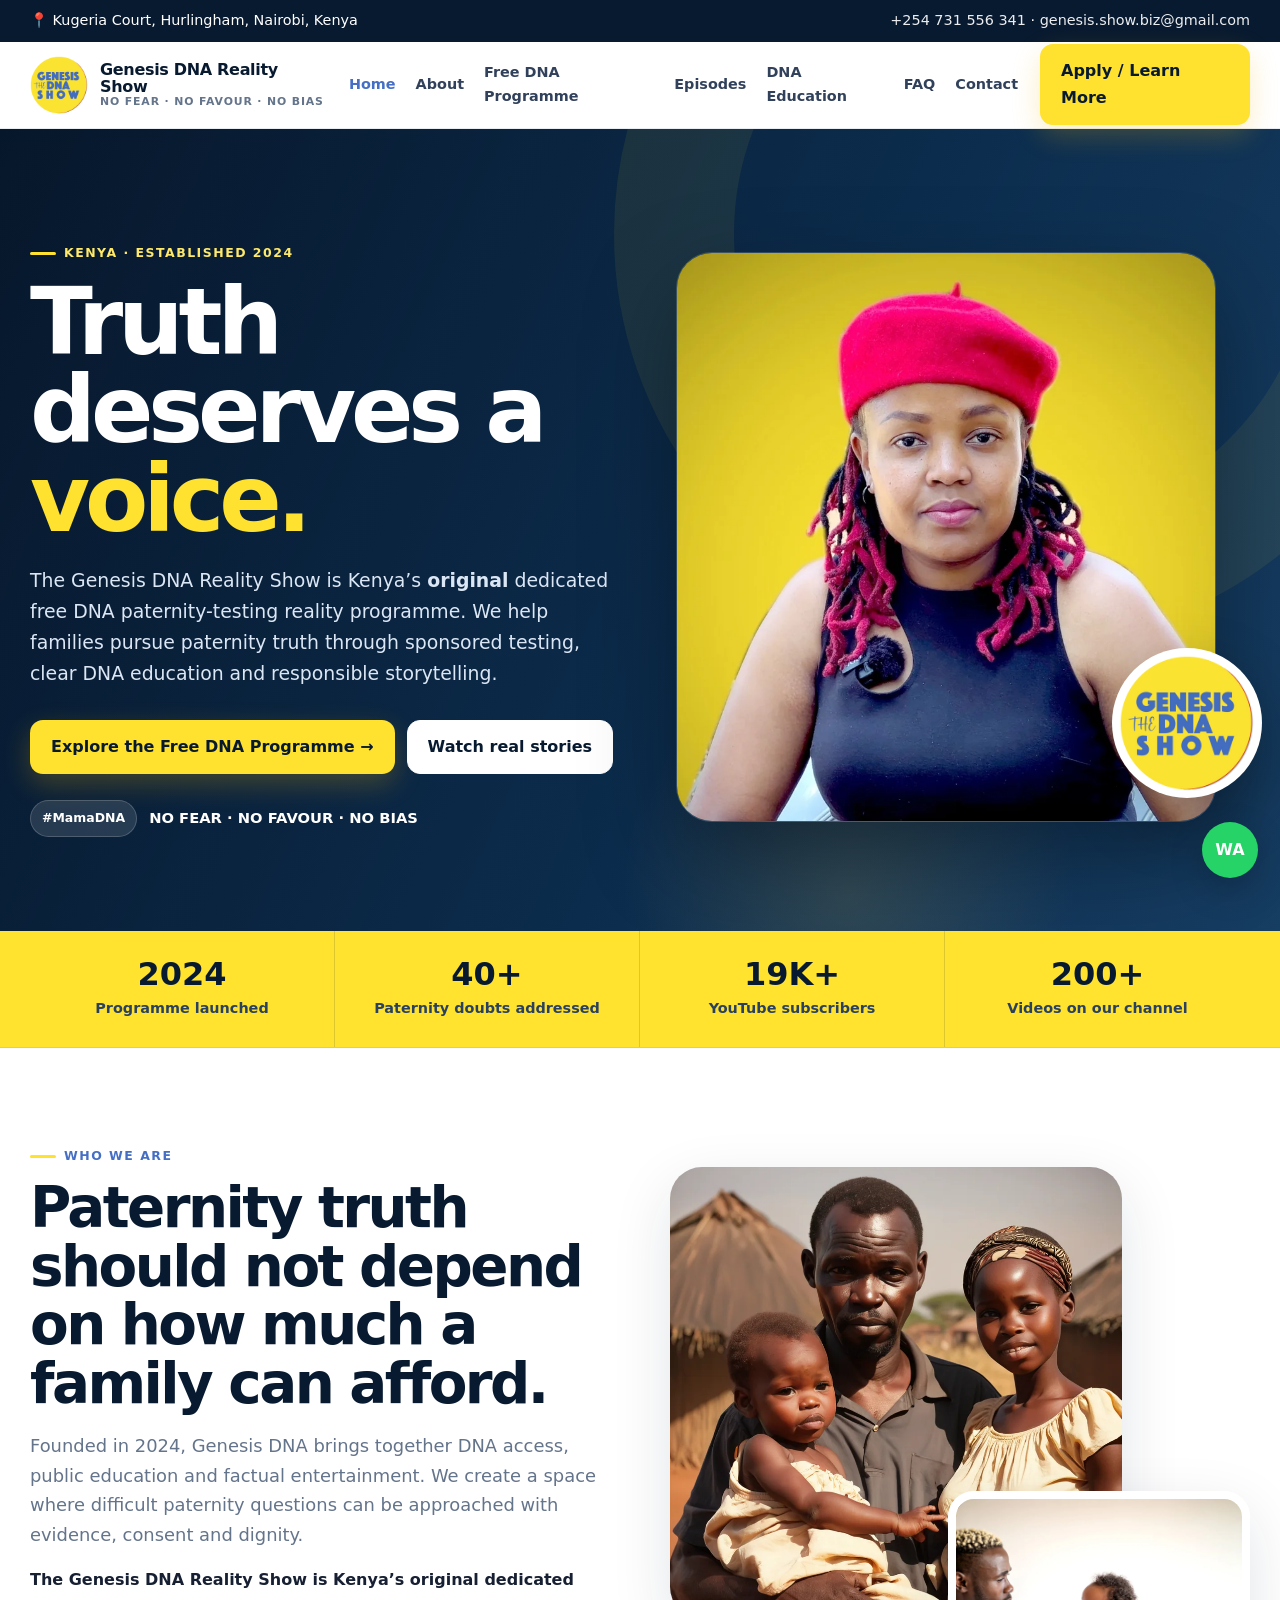
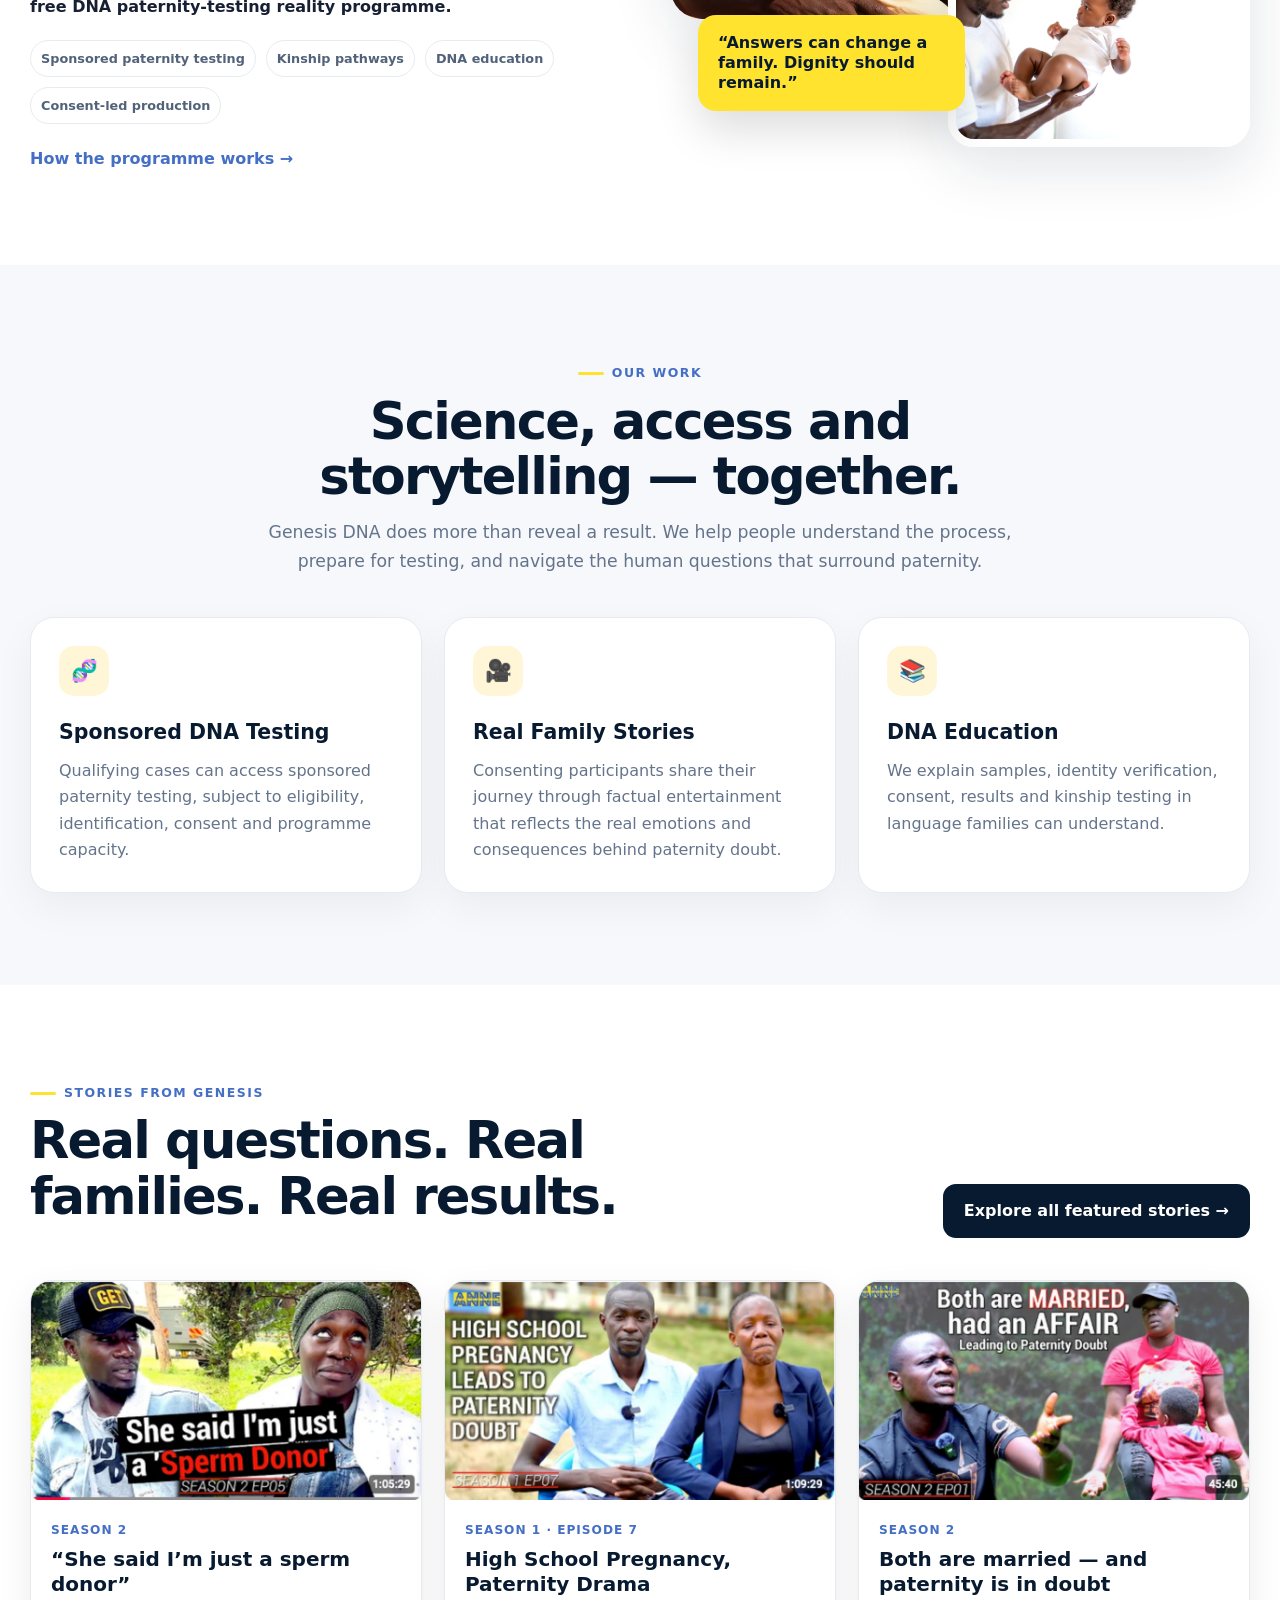
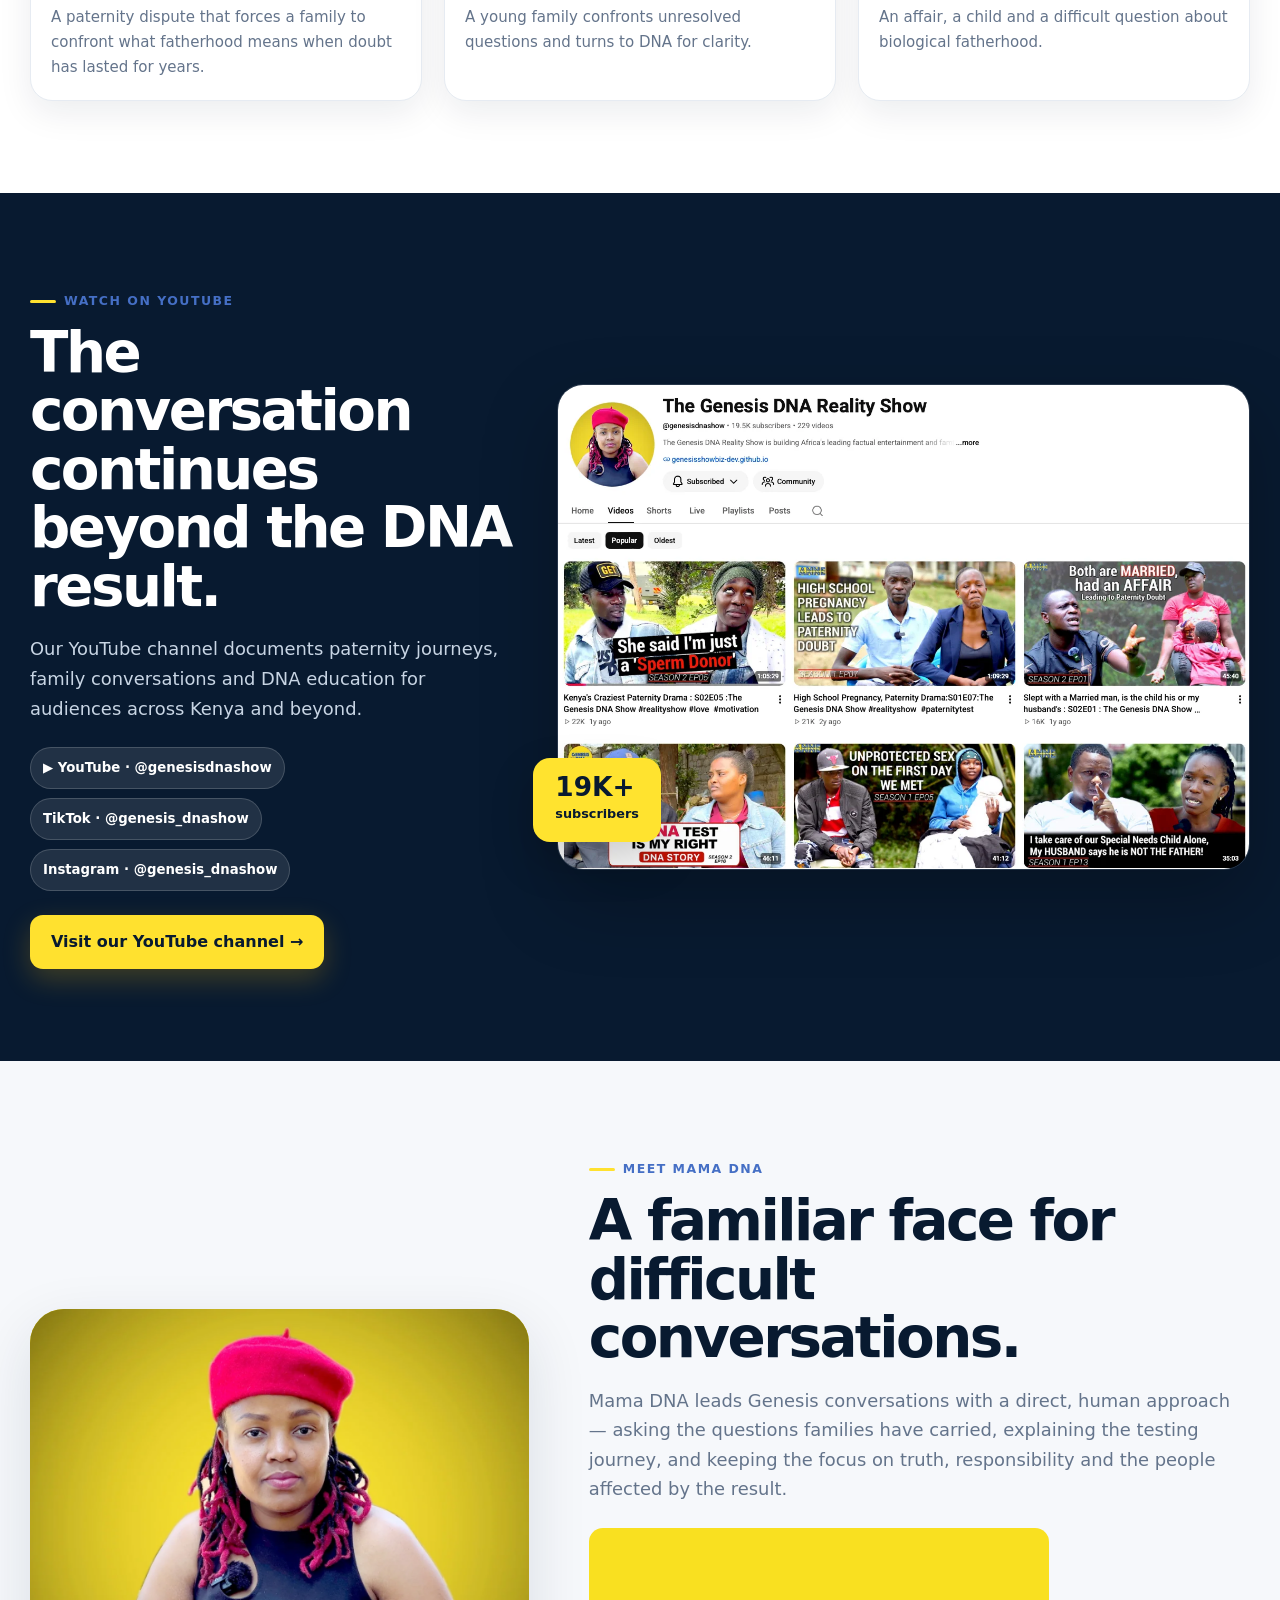
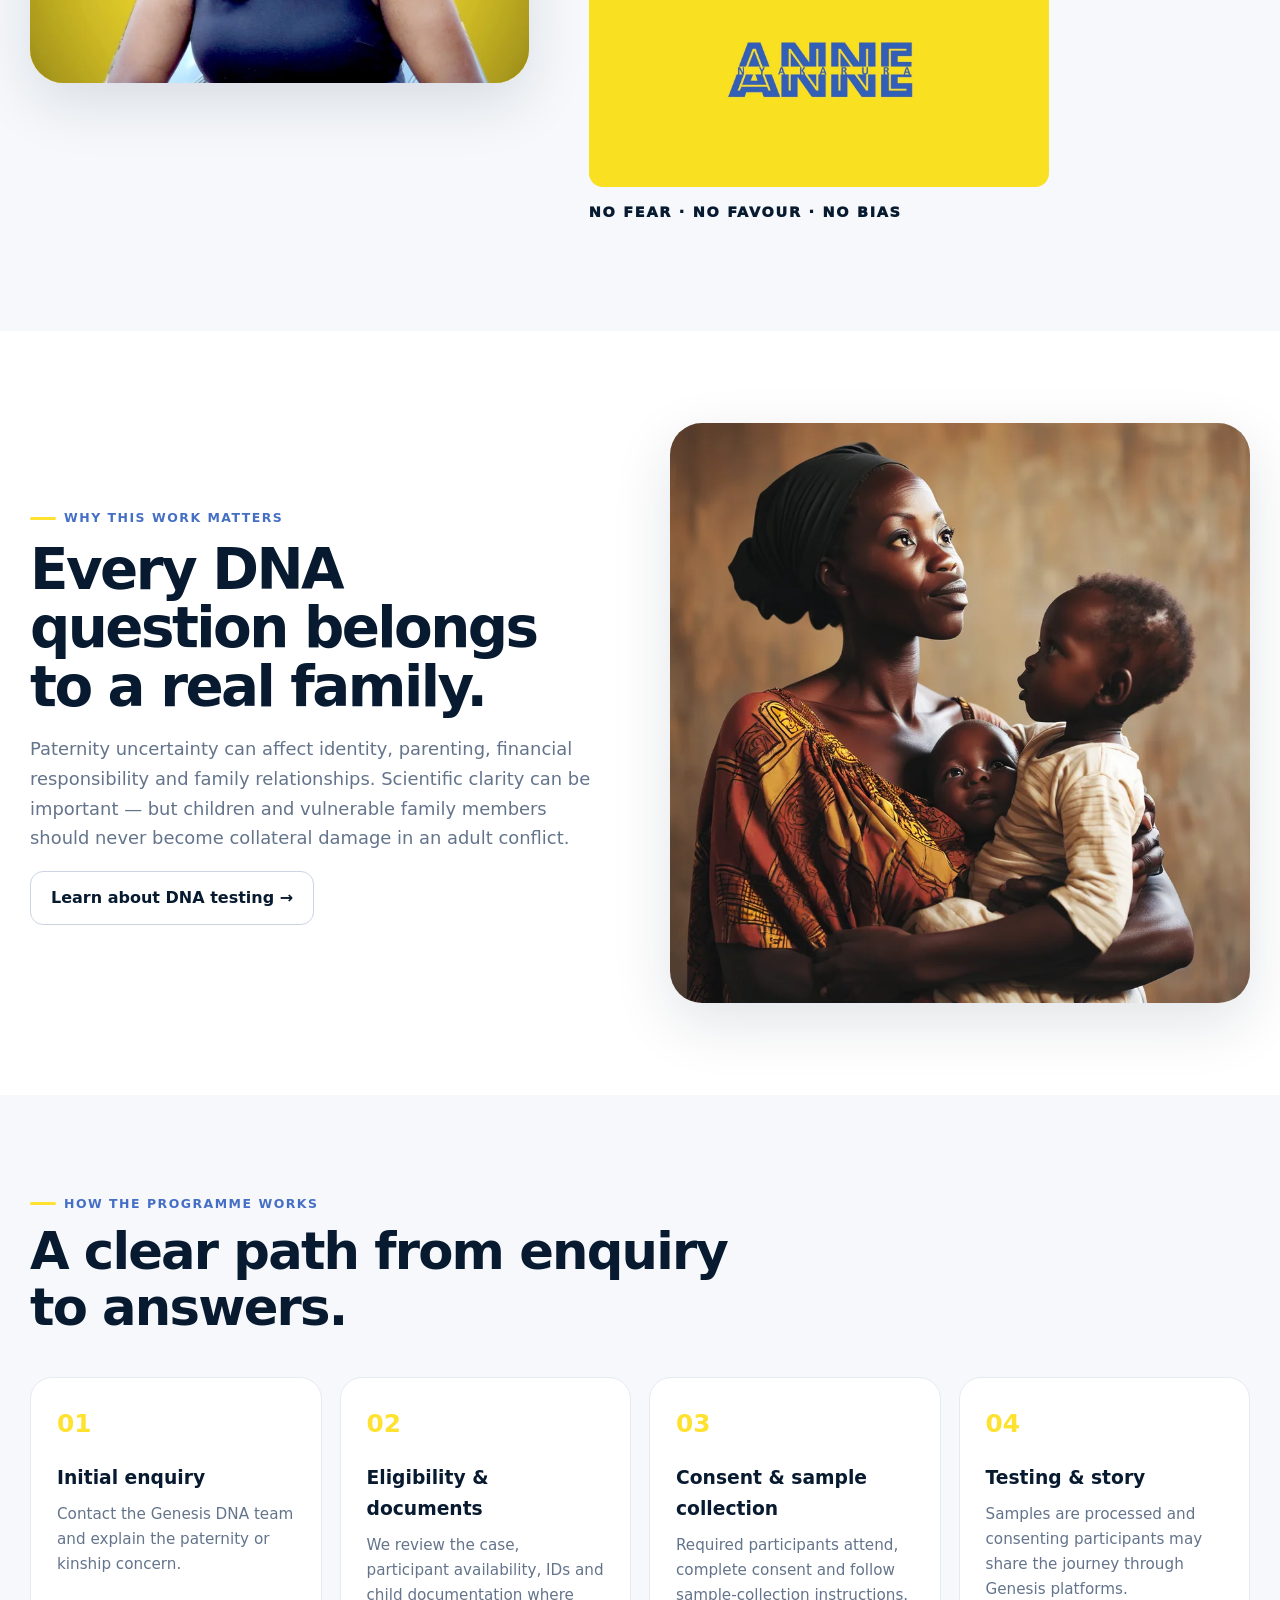
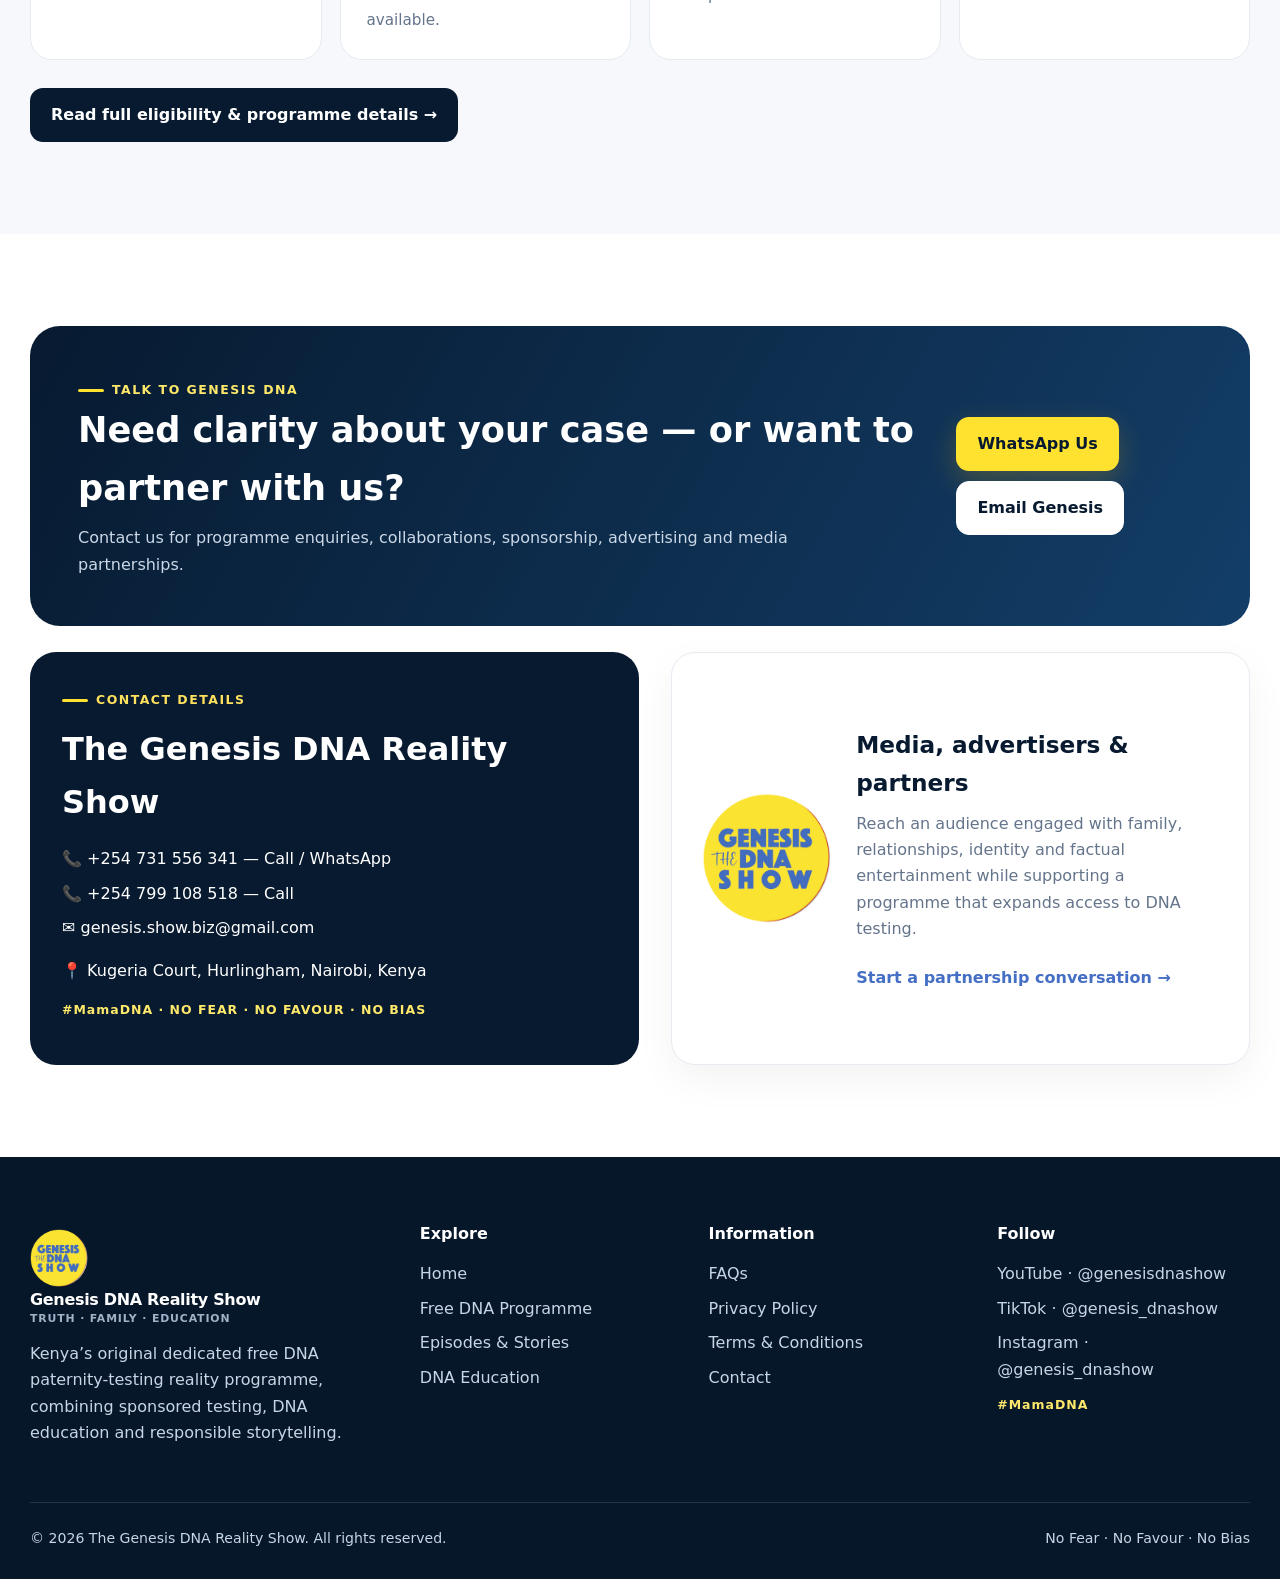
<file: index.html>
<!doctype html>
<html lang="en">
<head>
  <meta charset="utf-8">
  <meta name="viewport" content="width=device-width,initial-scale=1">
  <title>The Genesis DNA Reality Show | Kenya's Original Free DNA Paternity Reality Programme</title>
  <meta name="description" content="The Genesis DNA Reality Show is Kenya's original dedicated free DNA paternity-testing reality programme, combining sponsored testing, DNA education and responsible family storytelling.">
  <meta name="google-adsense-account" content="ca-pub-1340249793223507">
  <script async src="https://pagead2.googlesyndication.com/pagead/js/adsbygoogle.js?client=ca-pub-1340249793223507" crossorigin="anonymous"></script>
  <link rel="canonical" href="https://genesisshowbiz-dev.github.io/">
  <meta property="og:title" content="The Genesis DNA Reality Show">
  <meta property="og:description" content="No Fear. No Favour. No Bias. Kenya's original dedicated free DNA paternity-testing reality programme.">
  <meta property="og:type" content="website">
  <meta property="og:url" content="https://genesisshowbiz-dev.github.io/">
  <meta property="og:image" content="https://genesisshowbiz-dev.github.io/assets/anne-host.webp">
  <link rel="icon" href="favicon.png" type="image/png">
  <link rel="stylesheet" href="styles.css">
  <script type="application/ld+json">{"@context":"https://schema.org","@type":"Organization","name":"The Genesis DNA Reality Show","url":"https://genesisshowbiz-dev.github.io/","foundingDate":"2024","email":"genesis.show.biz@gmail.com","telephone":"+254731556341","sameAs":["https://www.youtube.com/@genesisdnashow","https://www.tiktok.com/@genesis_dnashow","https://www.instagram.com/genesis_dnashow/"],"address":{"@type":"PostalAddress","streetAddress":"Kugeria Court, Hurlingham","addressLocality":"Nairobi","addressCountry":"KE"}}</script>
</head>
<body>
  <div class="topbar"><div class="container"><div>📍 Kugeria Court, Hurlingham, Nairobi, Kenya</div><div class="right"><a href="tel:+254731556341">+254 731 556 341</a> · <a href="mailto:genesis.show.biz@gmail.com">genesis.show.biz@gmail.com</a></div></div></div>
  <header class="site-header"><div class="container nav"><a class="brand" href="index.html"><div class="brand-mark">DNA</div><span class="txt">Genesis DNA Reality Show<small>No Fear · No Favour · No Bias</small></span></a><nav class="nav-links"><a class="active" href="index.html">Home</a><a href="#about">About</a><a href="program.html">Free DNA Programme</a><a href="episodes.html">Episodes</a><a href="dna-education.html">DNA Education</a><a href="faq.html">FAQ</a><a href="#contact">Contact</a></nav><div class="nav-actions"><a class="btn btn-primary" href="program.html">Apply / Learn More</a><button class="menu-btn" aria-label="Open menu">☰</button></div></div></header>

  <main>
    <section class="hero hero-photo"><div class="container hero-grid"><div class="hero-copy-block"><span class="eyebrow">Kenya · Established 2024</span><h1>Truth deserves a <span>voice.</span></h1><p class="hero-copy">The Genesis DNA Reality Show is Kenya’s <strong>original</strong> dedicated free DNA paternity-testing reality programme. We help families pursue paternity truth through sponsored testing, clear DNA education and responsible storytelling.</p><div class="hero-actions"><a class="btn btn-primary" href="program.html">Explore the Free DNA Programme →</a><a class="btn btn-light" href="episodes.html">Watch real stories</a></div><div class="hero-note"><span class="pill dark-pill">#MamaDNA</span><span><b>NO FEAR · NO FAVOUR · NO BIAS</b></span></div></div><div class="hero-person"><div class="photo-frame"><img src="assets/anne-host.webp" alt="Host of The Genesis DNA Reality Show, Mama DNA"></div><div class="floating-logo"><img src="assets/logo.png" alt="Genesis DNA Show logo"></div></div></div></section>

    <section class="proof-strip"><div class="container proof-grid"><div><strong>2024</strong><span>Programme launched</span></div><div><strong>40+</strong><span>Paternity doubts addressed</span></div><div><strong>19K+</strong><span>YouTube subscribers</span></div><div><strong>200+</strong><span>Videos on our channel</span></div></div></section>

    <section class="section" id="about"><div class="container split visual-split"><div><span class="eyebrow">Who we are</span><h2 class="display-title">Paternity truth should not depend on how much a family can afford.</h2><p class="lead">Founded in 2024, Genesis DNA brings together DNA access, public education and factual entertainment. We create a space where difficult paternity questions can be approached with evidence, consent and dignity.</p><p><strong>The Genesis DNA Reality Show is Kenya’s original dedicated free DNA paternity-testing reality programme.</strong></p><div class="badge-row"><span class="badge">Sponsored paternity testing</span><span class="badge">Kinship pathways</span><span class="badge">DNA education</span><span class="badge">Consent-led production</span></div><a class="text-link" href="program.html">How the programme works →</a></div><div class="image-collage"><img class="collage-main" src="assets/family-father.webp" alt="African family portrait"><img class="collage-small" src="assets/father-baby.webp" alt="Father holding a baby"><div class="collage-quote">“Answers can change a family. Dignity should remain.”</div></div></div></section>

    <section class="section alt"><div class="container"><div class="section-head center"><span class="eyebrow">Our work</span><h2>Science, access and storytelling — together.</h2><p>Genesis DNA does more than reveal a result. We help people understand the process, prepare for testing, and navigate the human questions that surround paternity.</p></div><div class="cards"><article class="card"><div class="icon">🧬</div><h3>Sponsored DNA Testing</h3><p>Qualifying cases can access sponsored paternity testing, subject to eligibility, identification, consent and programme capacity.</p></article><article class="card"><div class="icon">🎥</div><h3>Real Family Stories</h3><p>Consenting participants share their journey through factual entertainment that reflects the real emotions and consequences behind paternity doubt.</p></article><article class="card"><div class="icon">📚</div><h3>DNA Education</h3><p>We explain samples, identity verification, consent, results and kinship testing in language families can understand.</p></article></div></div></section>

    <section class="section episodes-preview"><div class="container"><div class="section-head split-head"><div><span class="eyebrow">Stories from Genesis</span><h2>Real questions. Real families. Real results.</h2></div><a class="btn btn-dark" href="episodes.html">Explore all featured stories →</a></div><div class="episode-grid"><a class="episode-card" href="https://www.youtube.com/results?search_query=Genesis+DNA+Show+Sperm+Donor+S02E05" target="_blank" rel="noopener"><img src="assets/episode-1.webp" alt="Genesis DNA episode: She said I'm just a sperm donor"><div class="episode-body"><span>Season 2</span><h3>“She said I’m just a sperm donor”</h3><p>A paternity dispute that forces a family to confront what fatherhood means when doubt has lasted for years.</p></div></a><a class="episode-card" href="https://www.youtube.com/watch?v=9F8YS7DBY4I" target="_blank" rel="noopener"><img src="assets/episode-2.webp" alt="Genesis DNA episode: High School Pregnancy Paternity Drama"><div class="episode-body"><span>Season 1 · Episode 7</span><h3>High School Pregnancy, Paternity Drama</h3><p>A young family confronts unresolved questions and turns to DNA for clarity.</p></div></a><a class="episode-card" href="https://www.youtube.com/results?search_query=Genesis+DNA+Show+Married+man+S02E01" target="_blank" rel="noopener"><img src="assets/episode-3.webp" alt="Genesis DNA episode: Both are married, had an affair"><div class="episode-body"><span>Season 2</span><h3>Both are married — and paternity is in doubt</h3><p>An affair, a child and a difficult question about biological fatherhood.</p></div></a></div></div></section>

    <section class="section youtube-section"><div class="container youtube-layout"><div><span class="eyebrow">Watch on YouTube</span><h2 class="display-title">The conversation continues beyond the DNA result.</h2><p class="lead">Our YouTube channel documents paternity journeys, family conversations and DNA education for audiences across Kenya and beyond.</p><div class="social-chips"><a href="https://www.youtube.com/@genesisdnashow" target="_blank" rel="noopener">▶ YouTube · @genesisdnashow</a><a href="https://www.tiktok.com/@genesis_dnashow" target="_blank" rel="noopener">TikTok · @genesis_dnashow</a><a href="https://www.instagram.com/genesis_dnashow/" target="_blank" rel="noopener">Instagram · @genesis_dnashow</a></div><a class="btn btn-primary" href="https://www.youtube.com/@genesisdnashow" target="_blank" rel="noopener">Visit our YouTube channel →</a></div><div class="channel-shot"><img src="assets/youtube-channel.webp" alt="The Genesis DNA Reality Show YouTube channel"><div class="channel-badge"><strong>19K+</strong><span>subscribers</span></div></div></div></section>

    <section class="section alt"><div class="container host-grid"><div class="host-photo"><img src="assets/anne-host.webp" alt="Mama DNA, host of The Genesis DNA Reality Show"></div><div><span class="eyebrow">Meet Mama DNA</span><h2 class="display-title">A familiar face for difficult conversations.</h2><p class="lead">Mama DNA leads Genesis conversations with a direct, human approach — asking the questions families have carried, explaining the testing journey, and keeping the focus on truth, responsibility and the people affected by the result.</p><img class="anne-signature" src="assets/anne-wordmark.webp" alt="Anne Nyakarura wordmark"><p class="slogan-big">NO FEAR · NO FAVOUR · NO BIAS</p></div></div></section>

    <section class="section"><div class="container split family-story"><div><span class="eyebrow">Why this work matters</span><h2 class="display-title">Every DNA question belongs to a real family.</h2><p class="lead">Paternity uncertainty can affect identity, parenting, financial responsibility and family relationships. Scientific clarity can be important — but children and vulnerable family members should never become collateral damage in an adult conflict.</p><a class="btn btn-outline" href="dna-education.html">Learn about DNA testing →</a></div><div class="story-image"><img src="assets/family-mother.webp" alt="Mother holding children"></div></div></section>

    <section class="section alt"><div class="container"><div class="section-head"><span class="eyebrow">How the programme works</span><h2>A clear path from enquiry to answers.</h2></div><div class="steps"><div class="step"><h3>Initial enquiry</h3><p>Contact the Genesis DNA team and explain the paternity or kinship concern.</p></div><div class="step"><h3>Eligibility & documents</h3><p>We review the case, participant availability, IDs and child documentation where available.</p></div><div class="step"><h3>Consent & sample collection</h3><p>Required participants attend, complete consent and follow sample-collection instructions.</p></div><div class="step"><h3>Testing & story</h3><p>Samples are processed and consenting participants may share the journey through Genesis platforms.</p></div></div><div style="margin-top:28px"><a class="btn btn-dark" href="program.html">Read full eligibility & programme details →</a></div></div></section>

    <section class="section" id="contact"><div class="container"><div class="cta premium-cta"><div><span class="eyebrow">Talk to Genesis DNA</span><h2>Need clarity about your case — or want to partner with us?</h2><p>Contact us for programme enquiries, collaborations, sponsorship, advertising and media partnerships.</p></div><div class="cta-actions"><a class="btn btn-primary" href="https://wa.me/254731556341">WhatsApp Us</a><a class="btn btn-light" href="mailto:genesis.show.biz@gmail.com">Email Genesis</a></div></div><div class="contact-grid" style="margin-top:26px"><div class="contact-card"><span class="eyebrow" style="color:#ffe15d">Contact details</span><h3>The Genesis DNA Reality Show</h3><a href="tel:+254731556341">📞 +254 731 556 341 — Call / WhatsApp</a><a href="tel:+254799108518">📞 +254 799 108 518 — Call</a><a href="mailto:genesis.show.biz@gmail.com">✉️ genesis.show.biz@gmail.com</a><p>📍 Kugeria Court, Hurlingham, Nairobi, Kenya</p><p class="slogan">#MamaDNA · NO FEAR · NO FAVOUR · NO BIAS</p></div><div class="card partner-card"><img src="assets/logo.png" alt="Genesis DNA Show logo"><div><h3>Media, advertisers & partners</h3><p>Reach an audience engaged with family, relationships, identity and factual entertainment while supporting a programme that expands access to DNA testing.</p><a class="text-link" href="mailto:genesis.show.biz@gmail.com?subject=Genesis%20DNA%20Partnership%20Enquiry">Start a partnership conversation →</a></div></div></div></div></section>
  </main>

  <footer class="footer"><div class="container"><div class="footer-grid"><div><a class="brand" href="index.html" style="color:#fff"><div class="brand-mark">DNA</div><span class="txt">Genesis DNA Reality Show<small style="color:#9fb2c8">Truth · Family · Education</small></span></a><p style="max-width:420px">Kenya’s original dedicated free DNA paternity-testing reality programme, combining sponsored testing, DNA education and responsible storytelling.</p></div><div><h4>Explore</h4><a href="index.html">Home</a><a href="program.html">Free DNA Programme</a><a href="episodes.html">Episodes & Stories</a><a href="dna-education.html">DNA Education</a></div><div><h4>Information</h4><a href="faq.html">FAQs</a><a href="privacy.html">Privacy Policy</a><a href="terms.html">Terms & Conditions</a><a href="#contact">Contact</a></div><div><h4>Follow</h4><a href="https://www.youtube.com/@genesisdnashow" target="_blank" rel="noopener">YouTube · @genesisdnashow</a><a href="https://www.tiktok.com/@genesis_dnashow" target="_blank" rel="noopener">TikTok · @genesis_dnashow</a><a href="https://www.instagram.com/genesis_dnashow/" target="_blank" rel="noopener">Instagram · @genesis_dnashow</a><span class="slogan">#MamaDNA</span></div></div><div class="footer-bottom"><span>© <span data-year></span> The Genesis DNA Reality Show. All rights reserved.</span><span>No Fear · No Favour · No Bias</span></div></div></footer>
  <a class="whatsapp" href="https://wa.me/254731556341" aria-label="Chat on WhatsApp">WA</a><script src="script.js"></script>
</body></html>
</file>
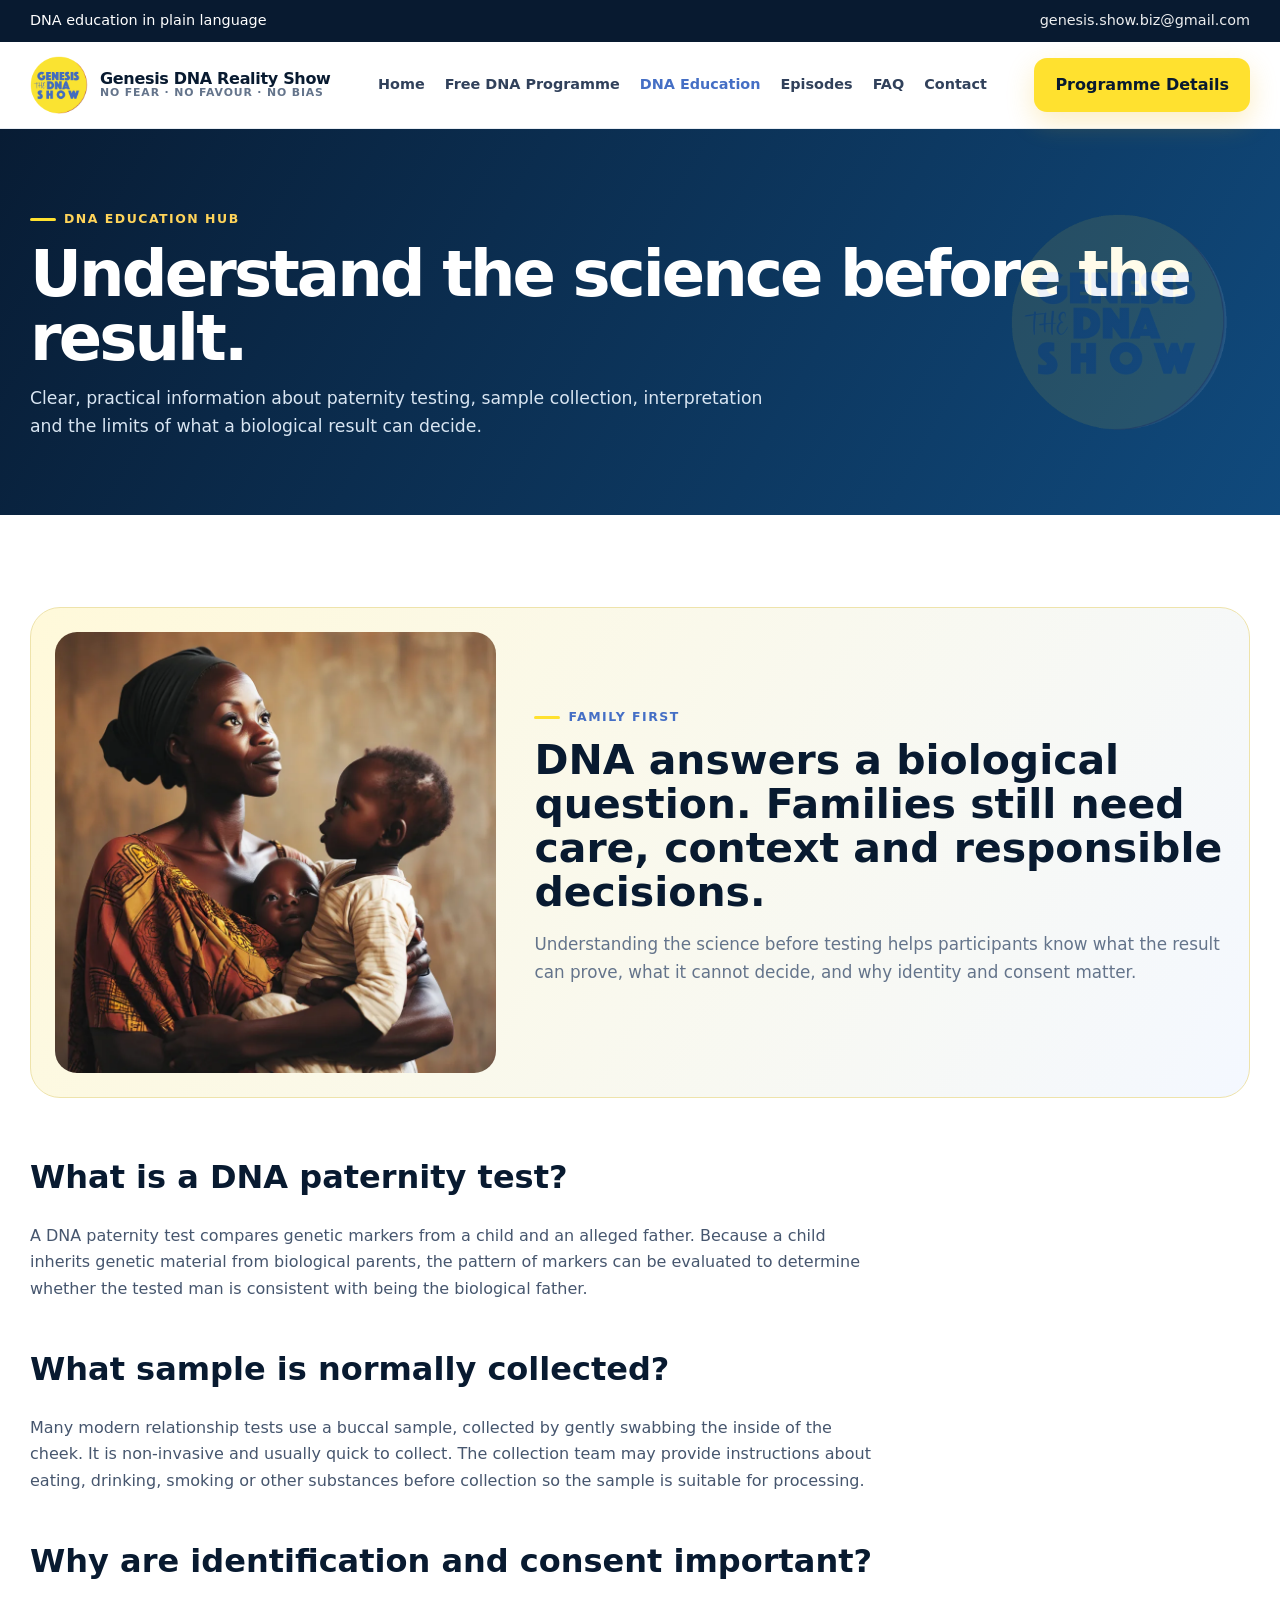
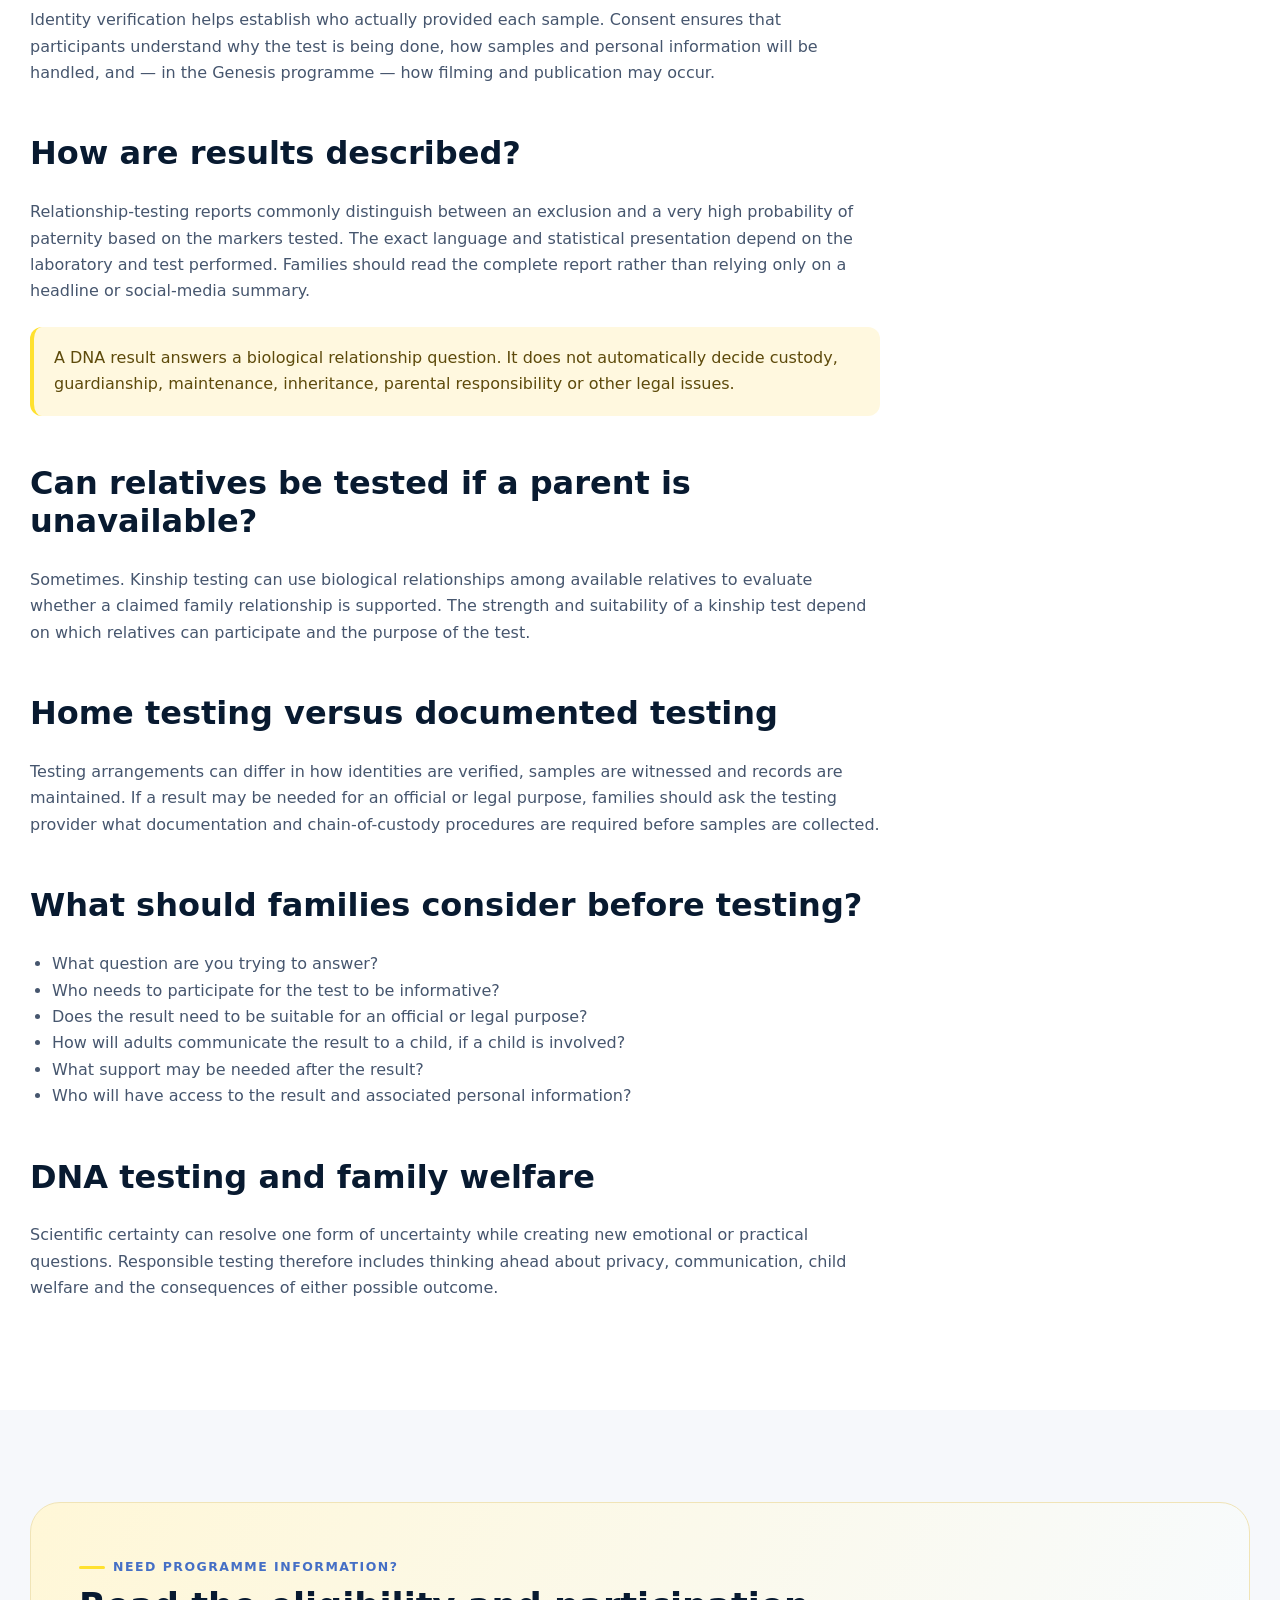
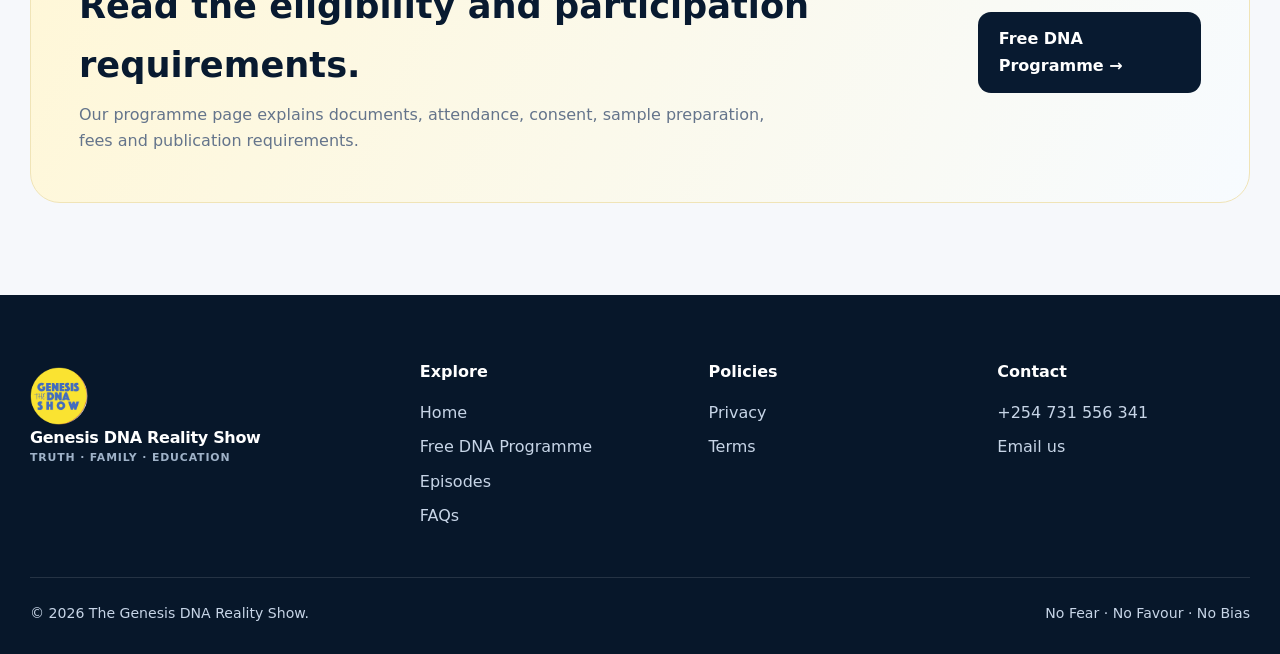
<file: dna-education.html>
<!doctype html><html lang="en"><head><meta charset="utf-8"><meta name="viewport" content="width=device-width,initial-scale=1"><title>DNA Education | Genesis DNA Reality Show</title><meta name="description" content="Learn how paternity testing works, what samples are used, how results are interpreted, and why consent and identity verification matter."><meta name="google-adsense-account" content="ca-pub-1340249793223507"><script async src="https://pagead2.googlesyndication.com/pagead/js/adsbygoogle.js?client=ca-pub-1340249793223507" crossorigin="anonymous"></script><link rel="canonical" href="https://genesisshowbiz-dev.github.io/dna-education.html"><link rel="icon" href="favicon.png" type="image/png"><link rel="stylesheet" href="styles.css"></head><body>
<div class="topbar"><div class="container"><div>DNA education in plain language</div><div class="right"><a href="mailto:genesis.show.biz@gmail.com">genesis.show.biz@gmail.com</a></div></div></div><header class="site-header"><div class="container nav"><a class="brand" href="index.html"><div class="brand-mark">DNA</div><span class="txt">Genesis DNA Reality Show<small>No Fear · No Favour · No Bias</small></span></a><nav class="nav-links"><a href="index.html">Home</a><a href="program.html">Free DNA Programme</a><a class="active" href="dna-education.html">DNA Education</a><a href="episodes.html">Episodes</a><a href="faq.html">FAQ</a><a href="index.html#contact">Contact</a></nav><div class="nav-actions"><a class="btn btn-primary" href="program.html">Programme Details</a><button class="menu-btn" aria-label="Open menu">☰</button></div></div></header>
<section class="page-hero"><div class="container"><span class="eyebrow" style="color:#ffd45a">DNA education hub</span><h1>Understand the science before the result.</h1><p>Clear, practical information about paternity testing, sample collection, interpretation and the limits of what a biological result can decide.</p></div></section>
<main class="section"><div class="container"><div class="education-feature"><img src="assets/family-mother.webp" alt="Mother with children"><div><span class="eyebrow">Family first</span><h2>DNA answers a biological question. Families still need care, context and responsible decisions.</h2><p>Understanding the science before testing helps participants know what the result can prove, what it cannot decide, and why identity and consent matter.</p></div></div><article class="prose"><h2>What is a DNA paternity test?</h2><p>A DNA paternity test compares genetic markers from a child and an alleged father. Because a child inherits genetic material from biological parents, the pattern of markers can be evaluated to determine whether the tested man is consistent with being the biological father.</p><h2>What sample is normally collected?</h2><p>Many modern relationship tests use a buccal sample, collected by gently swabbing the inside of the cheek. It is non-invasive and usually quick to collect. The collection team may provide instructions about eating, drinking, smoking or other substances before collection so the sample is suitable for processing.</p><h2>Why are identification and consent important?</h2><p>Identity verification helps establish who actually provided each sample. Consent ensures that participants understand why the test is being done, how samples and personal information will be handled, and — in the Genesis programme — how filming and publication may occur.</p><h2>How are results described?</h2><p>Relationship-testing reports commonly distinguish between an exclusion and a very high probability of paternity based on the markers tested. The exact language and statistical presentation depend on the laboratory and test performed. Families should read the complete report rather than relying only on a headline or social-media summary.</p><div class="notice">A DNA result answers a biological relationship question. It does not automatically decide custody, guardianship, maintenance, inheritance, parental responsibility or other legal issues.</div><h2>Can relatives be tested if a parent is unavailable?</h2><p>Sometimes. Kinship testing can use biological relationships among available relatives to evaluate whether a claimed family relationship is supported. The strength and suitability of a kinship test depend on which relatives can participate and the purpose of the test.</p><h2>Home testing versus documented testing</h2><p>Testing arrangements can differ in how identities are verified, samples are witnessed and records are maintained. If a result may be needed for an official or legal purpose, families should ask the testing provider what documentation and chain-of-custody procedures are required before samples are collected.</p><h2>What should families consider before testing?</h2><ul><li>What question are you trying to answer?</li><li>Who needs to participate for the test to be informative?</li><li>Does the result need to be suitable for an official or legal purpose?</li><li>How will adults communicate the result to a child, if a child is involved?</li><li>What support may be needed after the result?</li><li>Who will have access to the result and associated personal information?</li></ul><h2>DNA testing and family welfare</h2><p>Scientific certainty can resolve one form of uncertainty while creating new emotional or practical questions. Responsible testing therefore includes thinking ahead about privacy, communication, child welfare and the consequences of either possible outcome.</p></article></div></main>
<section class="section alt"><div class="container"><div class="cta"><div><span class="eyebrow">Need programme information?</span><h2>Read the eligibility and participation requirements.</h2><p>Our programme page explains documents, attendance, consent, sample preparation, fees and publication requirements.</p></div><a class="btn btn-dark" href="program.html">Free DNA Programme →</a></div></div></section>
<footer class="footer"><div class="container"><div class="footer-grid"><div><a class="brand" href="index.html" style="color:#fff"><div class="brand-mark">DNA</div><span class="txt">Genesis DNA Reality Show<small style="color:#9fb2c8">Truth · Family · Education</small></span></a></div><div><h4>Explore</h4><a href="index.html">Home</a><a href="program.html">Free DNA Programme</a><a href="episodes.html">Episodes</a><a href="faq.html">FAQs</a></div><div><h4>Policies</h4><a href="privacy.html">Privacy</a><a href="terms.html">Terms</a></div><div><h4>Contact</h4><a href="tel:+254731556341">+254 731 556 341</a><a href="mailto:genesis.show.biz@gmail.com">Email us</a></div></div><div class="footer-bottom"><span>© <span data-year></span> The Genesis DNA Reality Show.</span><span>No Fear · No Favour · No Bias</span></div></div></footer><script src="script.js"></script></body></html>
</file>
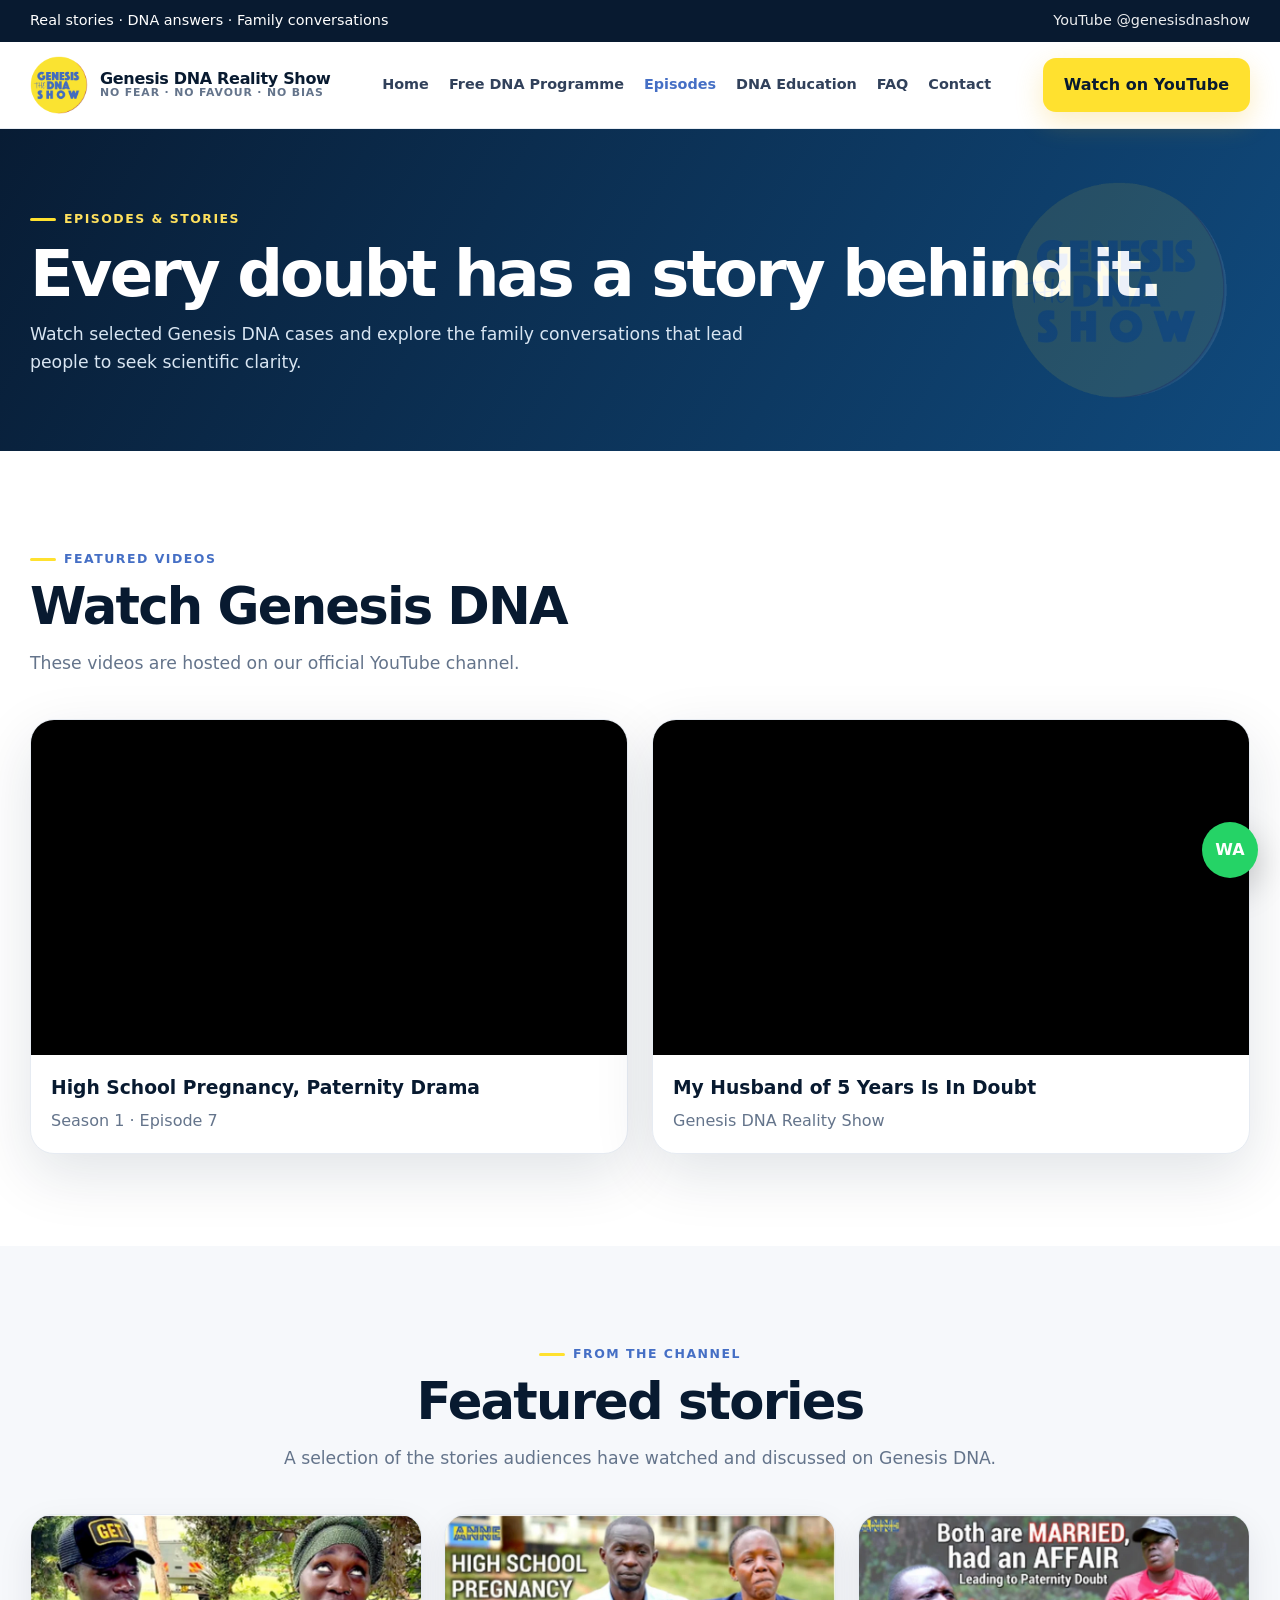
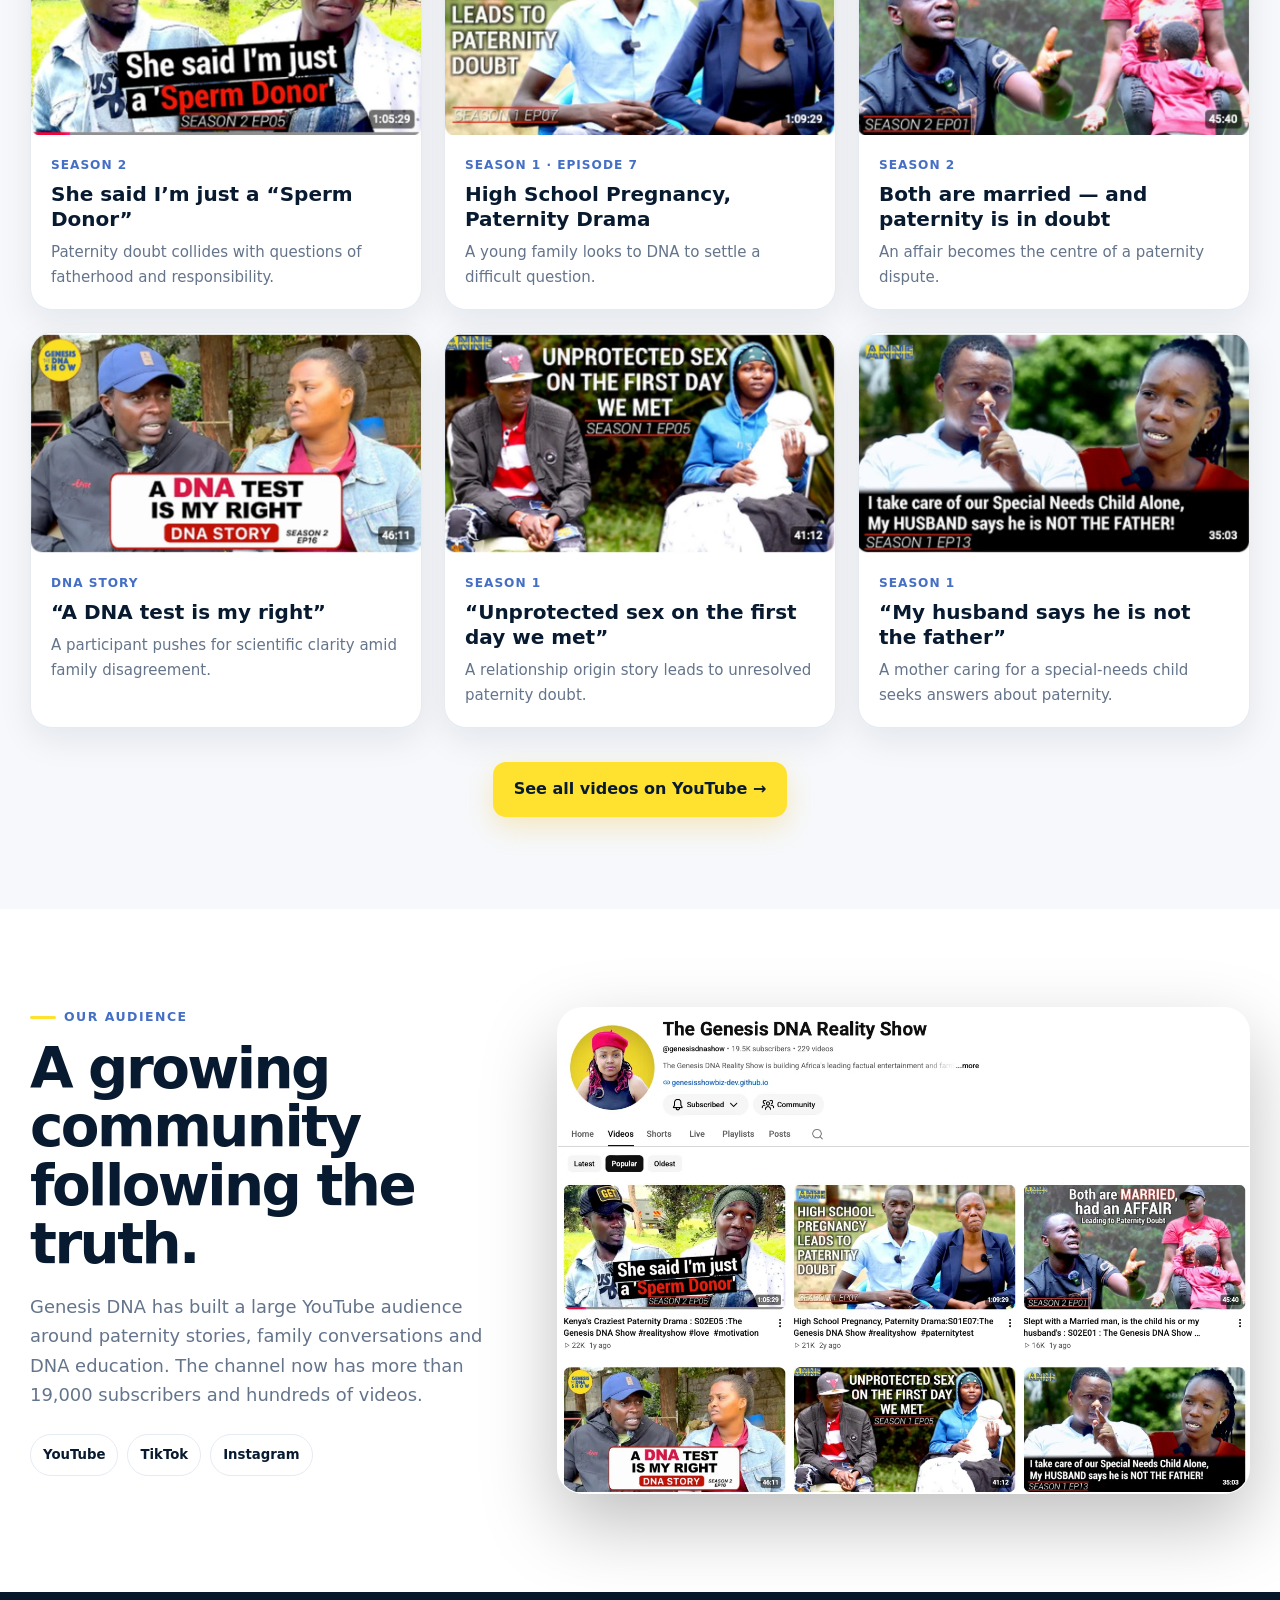
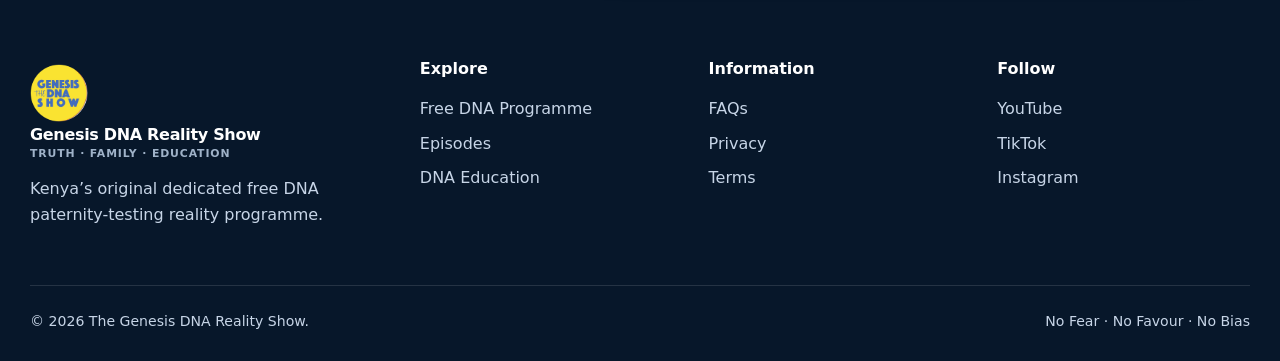
<file: episodes.html>
<!doctype html><html lang="en"><head><meta charset="utf-8"><meta name="viewport" content="width=device-width,initial-scale=1"><title>Episodes & Stories | The Genesis DNA Reality Show</title><meta name="description" content="Watch featured episodes and real paternity stories from The Genesis DNA Reality Show in Kenya."><meta name="google-adsense-account" content="ca-pub-1340249793223507"><script async src="https://pagead2.googlesyndication.com/pagead/js/adsbygoogle.js?client=ca-pub-1340249793223507" crossorigin="anonymous"></script><link rel="canonical" href="https://genesisshowbiz-dev.github.io/episodes.html"><link rel="icon" href="favicon.png" type="image/png"><link rel="stylesheet" href="styles.css"></head><body>
<div class="topbar"><div class="container"><div>Real stories · DNA answers · Family conversations</div><div class="right"><a href="https://www.youtube.com/@genesisdnashow" target="_blank" rel="noopener">YouTube @genesisdnashow</a></div></div></div>
<header class="site-header"><div class="container nav"><a class="brand" href="index.html"><div class="brand-mark">DNA</div><span class="txt">Genesis DNA Reality Show<small>No Fear · No Favour · No Bias</small></span></a><nav class="nav-links"><a href="index.html">Home</a><a href="program.html">Free DNA Programme</a><a class="active" href="episodes.html">Episodes</a><a href="dna-education.html">DNA Education</a><a href="faq.html">FAQ</a><a href="index.html#contact">Contact</a></nav><div class="nav-actions"><a class="btn btn-primary" href="https://www.youtube.com/@genesisdnashow" target="_blank" rel="noopener">Watch on YouTube</a><button class="menu-btn" aria-label="Open menu">☰</button></div></div></header>
<section class="page-hero episodes-hero"><div class="container"><span class="eyebrow" style="color:#ffe15d">Episodes & stories</span><h1>Every doubt has a story behind it.</h1><p>Watch selected Genesis DNA cases and explore the family conversations that lead people to seek scientific clarity.</p></div></section>
<main>
<section class="section"><div class="container"><div class="section-head"><span class="eyebrow">Featured videos</span><h2>Watch Genesis DNA</h2><p>These videos are hosted on our official YouTube channel.</p></div><div class="video-grid"><div class="video-shell"><iframe src="https://www.youtube-nocookie.com/embed/9F8YS7DBY4I" title="High School Pregnancy, Paternity Drama - Genesis DNA Show" loading="lazy" allow="accelerometer; autoplay; clipboard-write; encrypted-media; gyroscope; picture-in-picture; web-share" allowfullscreen></iframe><div class="video-caption"><h3>High School Pregnancy, Paternity Drama</h3><p>Season 1 · Episode 7</p></div></div><div class="video-shell"><iframe src="https://www.youtube-nocookie.com/embed/g9dMT66I0u8" title="My Husband of 5 Years Is In Doubt - Genesis DNA Show" loading="lazy" allow="accelerometer; autoplay; clipboard-write; encrypted-media; gyroscope; picture-in-picture; web-share" allowfullscreen></iframe><div class="video-caption"><h3>My Husband of 5 Years Is In Doubt</h3><p>Genesis DNA Reality Show</p></div></div></div></div></section>
<section class="section alt"><div class="container"><div class="section-head center"><span class="eyebrow">From the channel</span><h2>Featured stories</h2><p>A selection of the stories audiences have watched and discussed on Genesis DNA.</p></div><div class="episode-grid gallery-six">
<a class="episode-card" href="https://www.youtube.com/results?search_query=Genesis+DNA+Show+Sperm+Donor+S02E05" target="_blank" rel="noopener"><img src="assets/episode-1.webp" alt="She said I'm just a sperm donor"><div class="episode-body"><span>Season 2</span><h3>She said I’m just a “Sperm Donor”</h3><p>Paternity doubt collides with questions of fatherhood and responsibility.</p></div></a>
<a class="episode-card" href="https://www.youtube.com/watch?v=9F8YS7DBY4I" target="_blank" rel="noopener"><img src="assets/episode-2.webp" alt="High School Pregnancy Paternity Drama"><div class="episode-body"><span>Season 1 · Episode 7</span><h3>High School Pregnancy, Paternity Drama</h3><p>A young family looks to DNA to settle a difficult question.</p></div></a>
<a class="episode-card" href="https://www.youtube.com/results?search_query=Genesis+DNA+Show+Married+man+S02E01" target="_blank" rel="noopener"><img src="assets/episode-3.webp" alt="Both are married had an affair"><div class="episode-body"><span>Season 2</span><h3>Both are married — and paternity is in doubt</h3><p>An affair becomes the centre of a paternity dispute.</p></div></a>
<a class="episode-card" href="https://www.youtube.com/results?search_query=Genesis+DNA+Show+A+DNA+TEST+IS+MY+RIGHT" target="_blank" rel="noopener"><img src="assets/episode-4.webp" alt="A DNA test is my right"><div class="episode-body"><span>DNA Story</span><h3>“A DNA test is my right”</h3><p>A participant pushes for scientific clarity amid family disagreement.</p></div></a>
<a class="episode-card" href="https://www.youtube.com/results?search_query=Genesis+DNA+Show+Unprotected+Sex+First+Day+We+Met" target="_blank" rel="noopener"><img src="assets/episode-5.webp" alt="Unprotected sex on the first day we met"><div class="episode-body"><span>Season 1</span><h3>“Unprotected sex on the first day we met”</h3><p>A relationship origin story leads to unresolved paternity doubt.</p></div></a>
<a class="episode-card" href="https://www.youtube.com/results?search_query=Genesis+DNA+Show+Special+Needs+Child+Father" target="_blank" rel="noopener"><img src="assets/episode-6.webp" alt="Special needs child paternity story"><div class="episode-body"><span>Season 1</span><h3>“My husband says he is not the father”</h3><p>A mother caring for a special-needs child seeks answers about paternity.</p></div></a>
</div><div class="center-actions"><a class="btn btn-primary" href="https://www.youtube.com/@genesisdnashow/videos" target="_blank" rel="noopener">See all videos on YouTube →</a></div></div></section>
<section class="section"><div class="container youtube-layout"><div><span class="eyebrow">Our audience</span><h2 class="display-title">A growing community following the truth.</h2><p class="lead">Genesis DNA has built a large YouTube audience around paternity stories, family conversations and DNA education. The channel now has more than 19,000 subscribers and hundreds of videos.</p><div class="social-chips"><a href="https://www.youtube.com/@genesisdnashow" target="_blank" rel="noopener">YouTube</a><a href="https://www.tiktok.com/@genesis_dnashow" target="_blank" rel="noopener">TikTok</a><a href="https://www.instagram.com/genesis_dnashow/" target="_blank" rel="noopener">Instagram</a></div></div><div class="channel-shot"><img src="assets/youtube-channel.webp" alt="Genesis DNA YouTube channel page"></div></div></section>
</main>
<footer class="footer"><div class="container"><div class="footer-grid"><div><a class="brand" href="index.html" style="color:#fff"><div class="brand-mark">DNA</div><span class="txt">Genesis DNA Reality Show<small style="color:#9fb2c8">Truth · Family · Education</small></span></a><p>Kenya’s original dedicated free DNA paternity-testing reality programme.</p></div><div><h4>Explore</h4><a href="program.html">Free DNA Programme</a><a href="episodes.html">Episodes</a><a href="dna-education.html">DNA Education</a></div><div><h4>Information</h4><a href="faq.html">FAQs</a><a href="privacy.html">Privacy</a><a href="terms.html">Terms</a></div><div><h4>Follow</h4><a href="https://www.youtube.com/@genesisdnashow">YouTube</a><a href="https://www.tiktok.com/@genesis_dnashow">TikTok</a><a href="https://www.instagram.com/genesis_dnashow/">Instagram</a></div></div><div class="footer-bottom"><span>© <span data-year></span> The Genesis DNA Reality Show.</span><span>No Fear · No Favour · No Bias</span></div></div></footer><a class="whatsapp" href="https://wa.me/254731556341" aria-label="Chat on WhatsApp">WA</a><script src="script.js"></script></body></html>
</file>
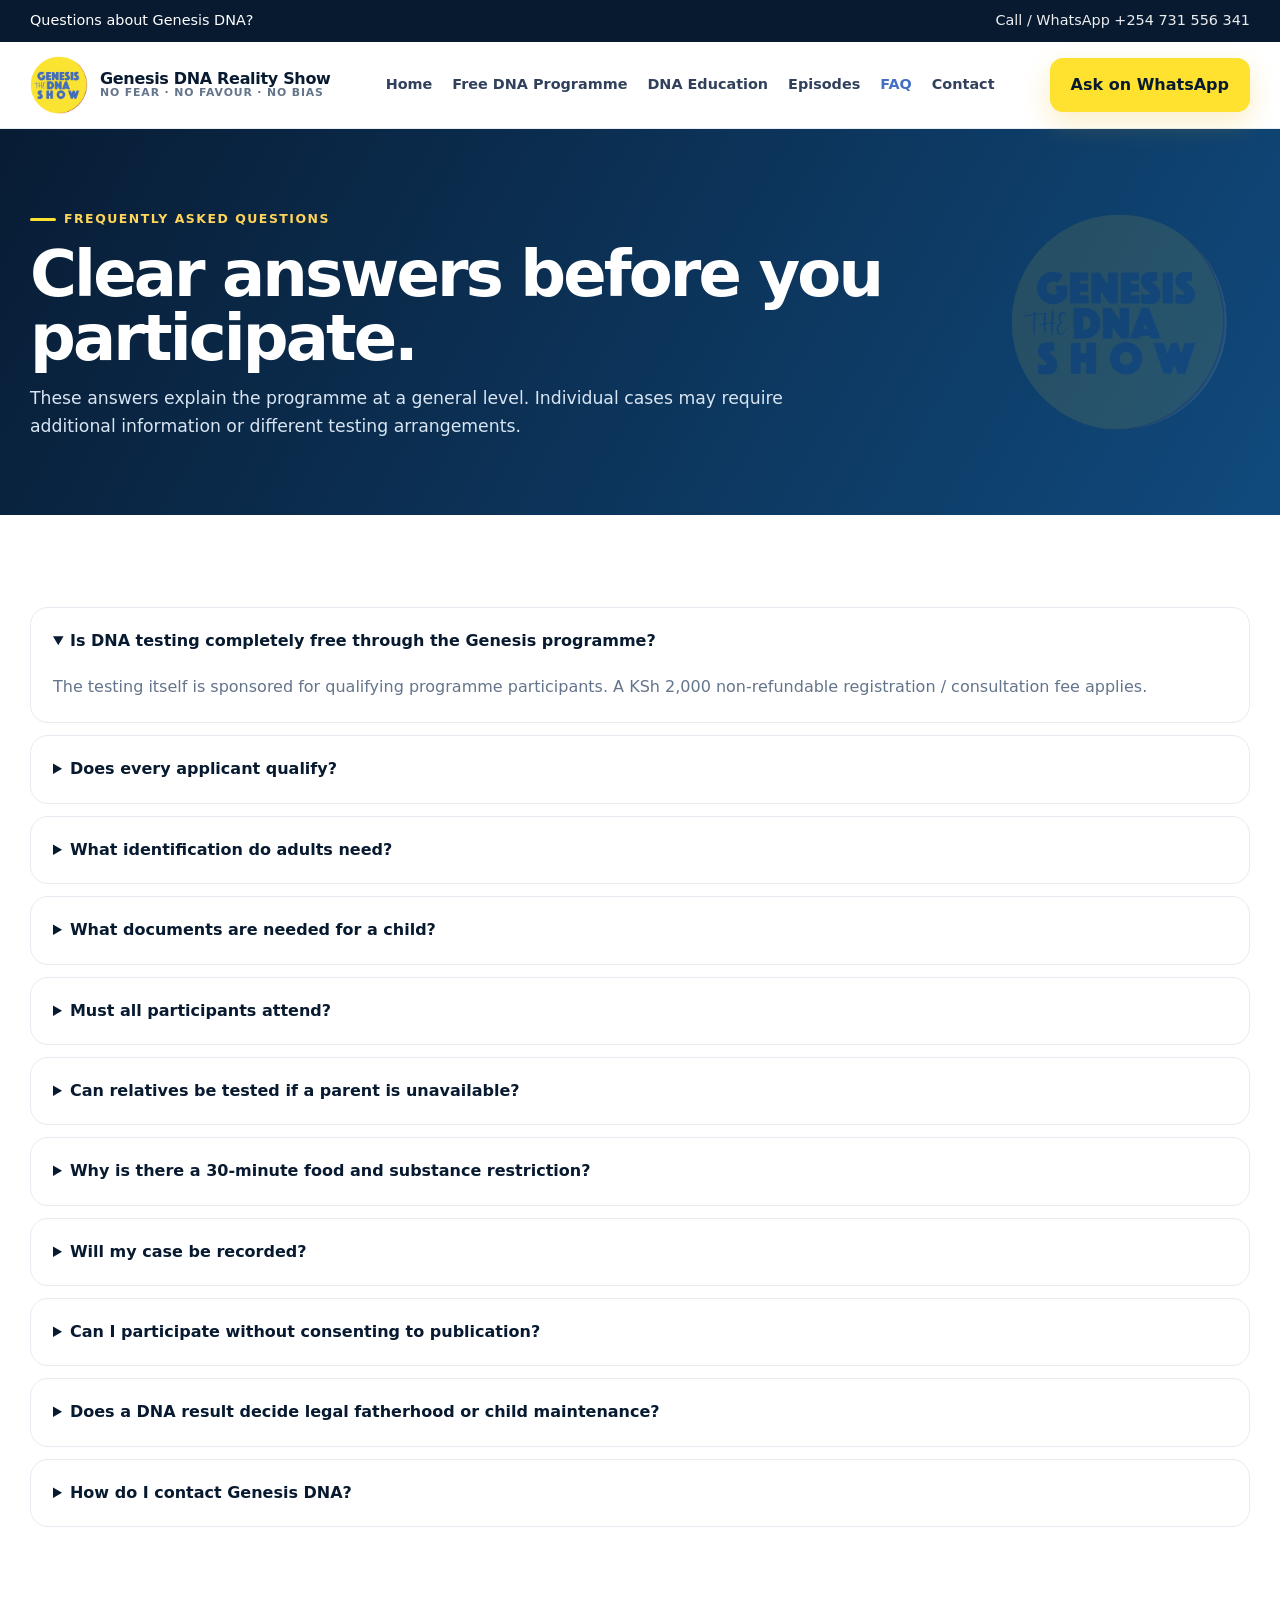
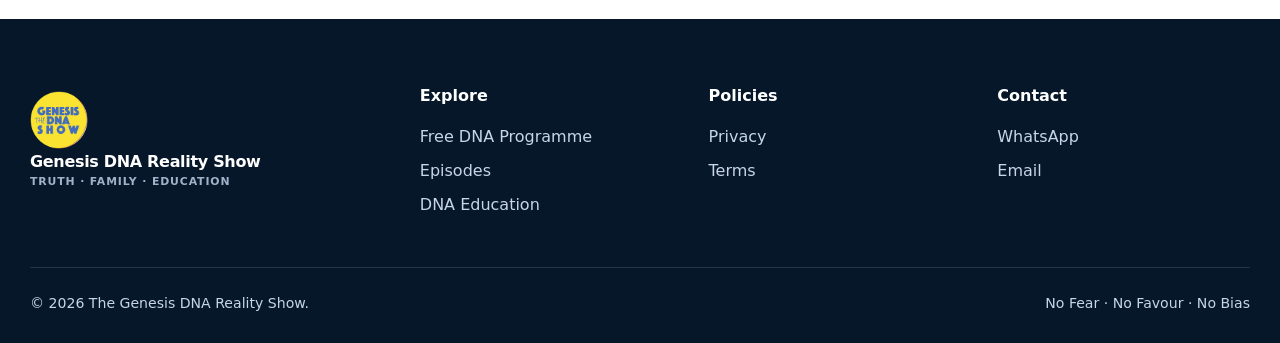
<file: faq.html>
<!doctype html><html lang="en"><head><meta charset="utf-8"><meta name="viewport" content="width=device-width,initial-scale=1"><title>Frequently Asked Questions | Genesis DNA Reality Show</title><meta name="description" content="Frequently asked questions about the Genesis DNA sponsored paternity testing programme, eligibility, fees, consent, filming and DNA testing."><meta name="google-adsense-account" content="ca-pub-1340249793223507"><script async src="https://pagead2.googlesyndication.com/pagead/js/adsbygoogle.js?client=ca-pub-1340249793223507" crossorigin="anonymous"></script><link rel="canonical" href="https://genesisshowbiz-dev.github.io/faq.html"><link rel="icon" href="favicon.png" type="image/png"><link rel="stylesheet" href="styles.css"></head><body>
<div class="topbar"><div class="container"><div>Questions about Genesis DNA?</div><div class="right"><a href="tel:+254731556341">Call / WhatsApp +254 731 556 341</a></div></div></div><header class="site-header"><div class="container nav"><a class="brand" href="index.html"><div class="brand-mark">DNA</div><span class="txt">Genesis DNA Reality Show<small>No Fear · No Favour · No Bias</small></span></a><nav class="nav-links"><a href="index.html">Home</a><a href="program.html">Free DNA Programme</a><a href="dna-education.html">DNA Education</a><a href="episodes.html">Episodes</a><a class="active" href="faq.html">FAQ</a><a href="index.html#contact">Contact</a></nav><div class="nav-actions"><a class="btn btn-primary" href="https://wa.me/254731556341">Ask on WhatsApp</a><button class="menu-btn">☰</button></div></div></header>
<section class="page-hero"><div class="container"><span class="eyebrow" style="color:#ffd45a">Frequently asked questions</span><h1>Clear answers before you participate.</h1><p>These answers explain the programme at a general level. Individual cases may require additional information or different testing arrangements.</p></div></section>
<main class="section"><div class="container"><div class="faq"><details open><summary>Is DNA testing completely free through the Genesis programme?</summary><p>The testing itself is sponsored for qualifying programme participants. A KSh 2,000 non-refundable registration / consultation fee applies.</p></details><details><summary>Does every applicant qualify?</summary><p>No. Cases are reviewed individually. Eligibility depends on documentation, participant availability, consent, programme capacity and whether the case can be handled within the programme’s testing and production requirements.</p></details><details><summary>What identification do adults need?</summary><p>Adult participants should have valid identification and any relevant supporting documents requested by the Genesis team.</p></details><details><summary>What documents are needed for a child?</summary><p>A birth notification or birth certificate should be provided where available, together with any other documents requested for the specific case.</p></details><details><summary>Must all participants attend?</summary><p>All required participants must attend the scheduled process. The exact people required depend on whether the case is a direct paternity test or a kinship test.</p></details><details><summary>Can relatives be tested if a parent is unavailable?</summary><p>Sometimes. Kinship testing may be considered when the necessary parent is unavailable. The suitability of the test depends on which biological relatives can participate.</p></details><details><summary>Why is there a 30-minute food and substance restriction?</summary><p>Participants are asked to avoid food and other substances for the period specified before oral sample collection to support clean sample collection. Follow the exact instructions given for your appointment.</p></details><details><summary>Will my case be recorded?</summary><p>The Genesis DNA Reality Show is a filmed media programme. Participating cases may be recorded and published across Genesis platforms. Participants sign consent and media-release documents before production.</p></details><details><summary>Can I participate without consenting to publication?</summary><p>The sponsored programme is linked to the Genesis media format, so publication consent is part of participation. Ask the team about the specific terms before signing any document.</p></details><details><summary>Does a DNA result decide legal fatherhood or child maintenance?</summary><p>A DNA result is biological evidence. Legal questions such as parental responsibility, custody, maintenance, guardianship or inheritance may require separate legal advice or formal procedures.</p></details><details><summary>How do I contact Genesis DNA?</summary><p>Call or WhatsApp +254 731 556 341, call +254 799 108 518, or email genesis.show.biz@gmail.com.</p></details></div></div></main>
<footer class="footer"><div class="container"><div class="footer-grid"><div><a class="brand" href="index.html" style="color:#fff"><div class="brand-mark">DNA</div><span class="txt">Genesis DNA Reality Show<small style="color:#9fb2c8">Truth · Family · Education</small></span></a></div><div><h4>Explore</h4><a href="program.html">Free DNA Programme</a><a href="episodes.html">Episodes</a><a href="dna-education.html">DNA Education</a></div><div><h4>Policies</h4><a href="privacy.html">Privacy</a><a href="terms.html">Terms</a></div><div><h4>Contact</h4><a href="https://wa.me/254731556341">WhatsApp</a><a href="mailto:genesis.show.biz@gmail.com">Email</a></div></div><div class="footer-bottom"><span>© <span data-year></span> The Genesis DNA Reality Show.</span><span>No Fear · No Favour · No Bias</span></div></div></footer><script src="script.js"></script></body></html>
</file>
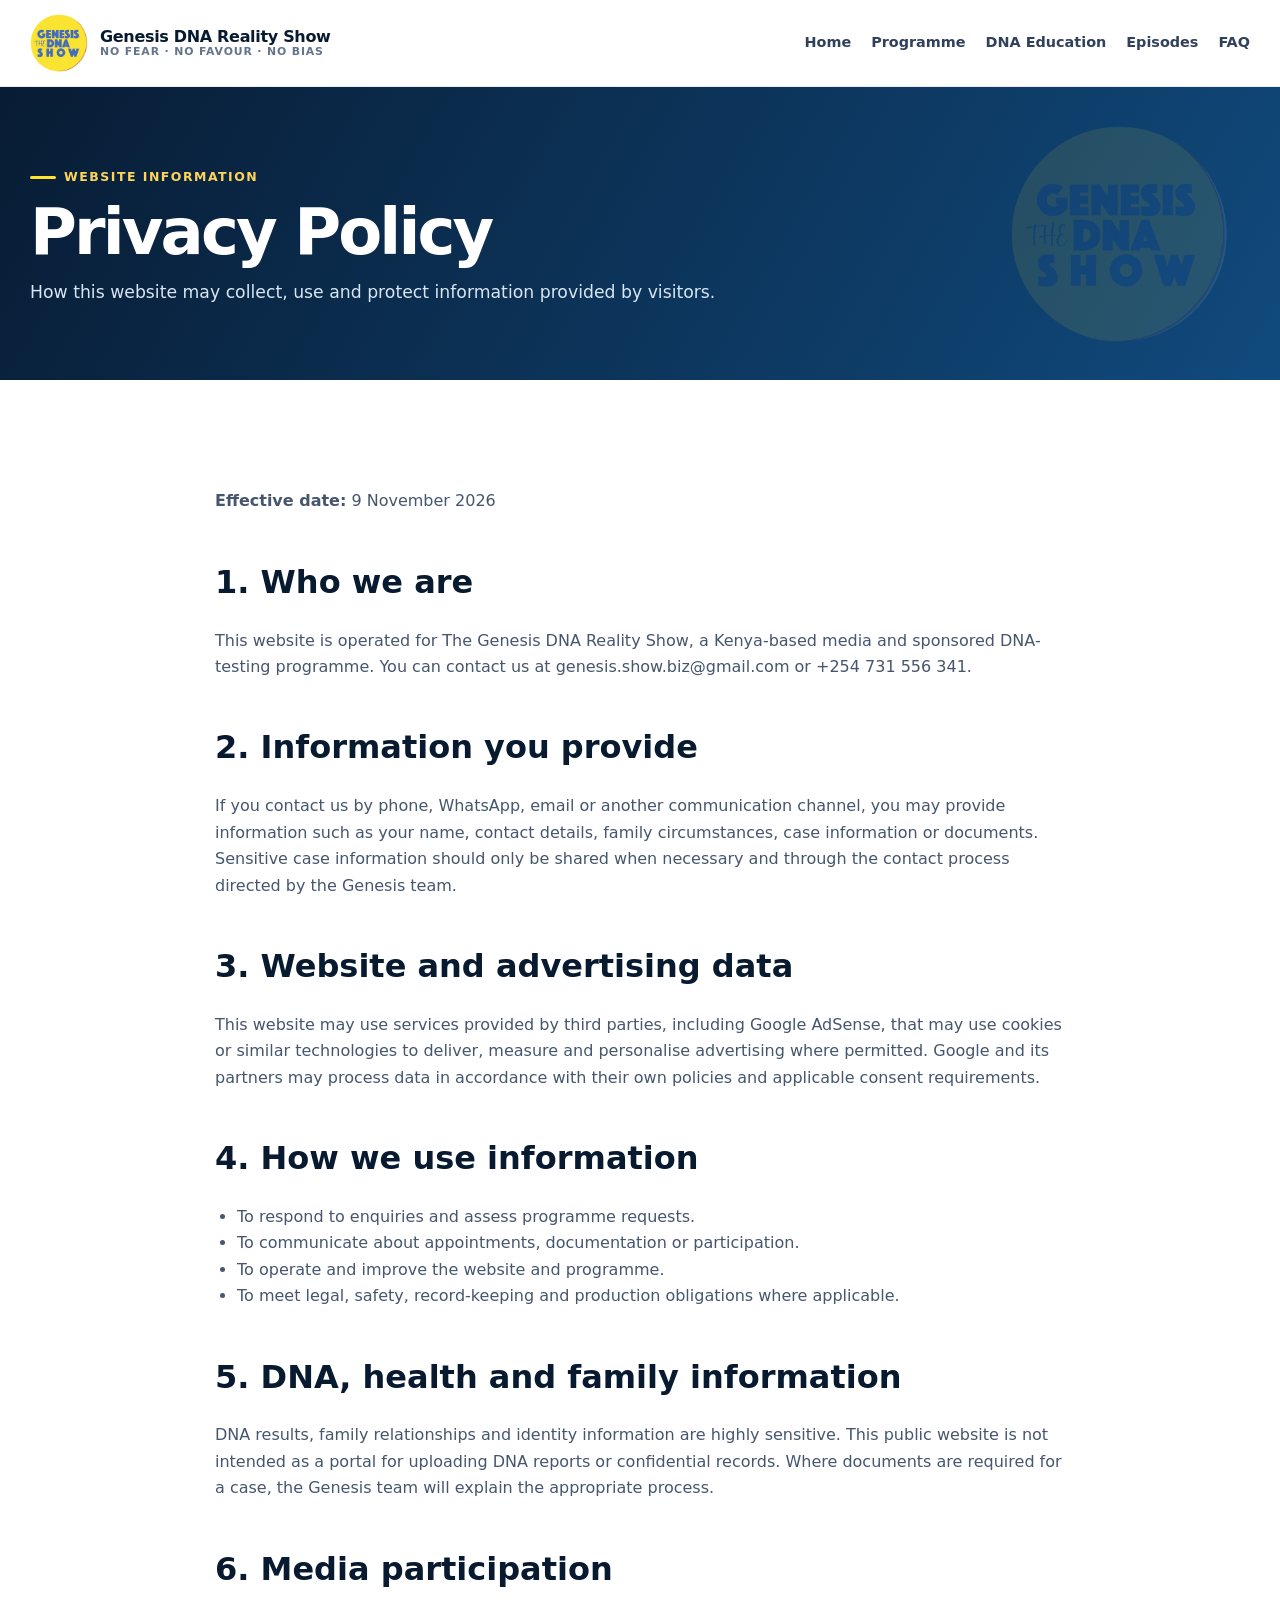
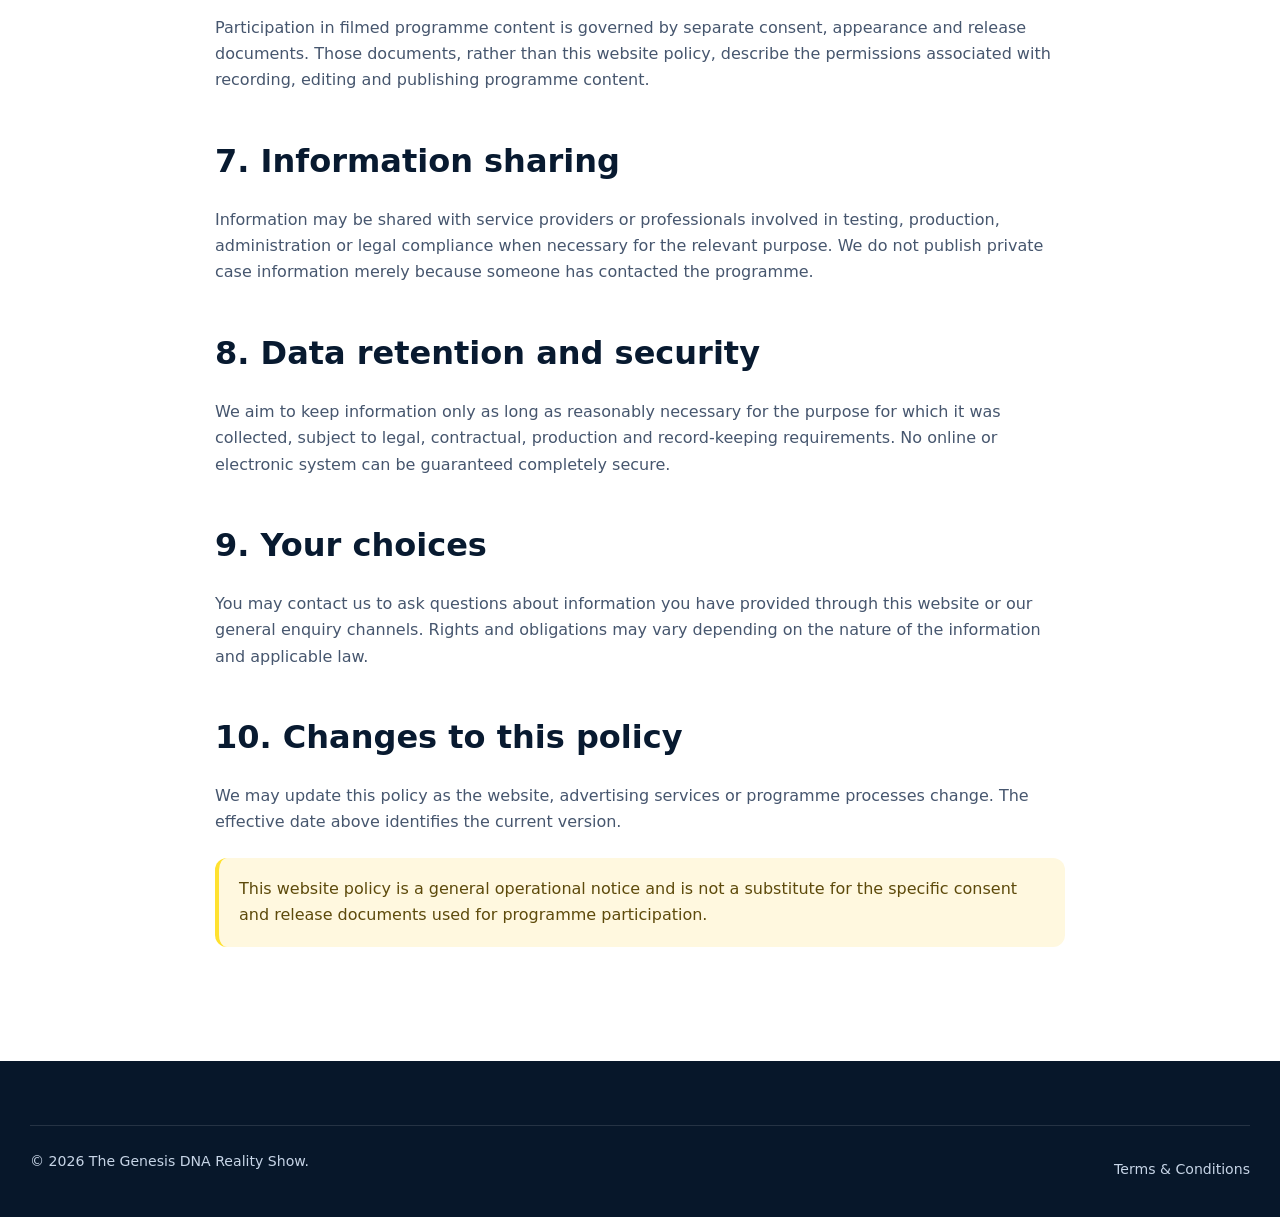
<file: privacy.html>
<!doctype html><html lang="en"><head><meta charset="utf-8"><meta name="viewport" content="width=device-width,initial-scale=1"><title>Privacy Policy | Genesis DNA Reality Show</title><meta name="description" content="Privacy information for visitors to the Genesis DNA Reality Show website."><meta name="google-adsense-account" content="ca-pub-1340249793223507"><script async src="https://pagead2.googlesyndication.com/pagead/js/adsbygoogle.js?client=ca-pub-1340249793223507" crossorigin="anonymous"></script><link rel="canonical" href="https://genesisshowbiz-dev.github.io/privacy.html"><link rel="icon" href="favicon.png" type="image/png"><link rel="stylesheet" href="styles.css"></head><body>
<header class="site-header"><div class="container nav"><a class="brand" href="index.html"><div class="brand-mark">DNA</div><span class="txt">Genesis DNA Reality Show<small>No Fear · No Favour · No Bias</small></span></a><nav class="nav-links"><a href="index.html">Home</a><a href="program.html">Programme</a><a href="dna-education.html">DNA Education</a><a href="episodes.html">Episodes</a><a href="faq.html">FAQ</a></nav><button class="menu-btn">☰</button></div></header><section class="page-hero"><div class="container"><span class="eyebrow" style="color:#ffd45a">Website information</span><h1>Privacy Policy</h1><p>How this website may collect, use and protect information provided by visitors.</p></div></section>
<main class="section"><div class="container prose"><p><strong>Effective date:</strong> 9 November 2026</p><h2>1. Who we are</h2><p>This website is operated for The Genesis DNA Reality Show, a Kenya-based media and sponsored DNA-testing programme. You can contact us at genesis.show.biz@gmail.com or +254 731 556 341.</p><h2>2. Information you provide</h2><p>If you contact us by phone, WhatsApp, email or another communication channel, you may provide information such as your name, contact details, family circumstances, case information or documents. Sensitive case information should only be shared when necessary and through the contact process directed by the Genesis team.</p><h2>3. Website and advertising data</h2><p>This website may use services provided by third parties, including Google AdSense, that may use cookies or similar technologies to deliver, measure and personalise advertising where permitted. Google and its partners may process data in accordance with their own policies and applicable consent requirements.</p><h2>4. How we use information</h2><ul><li>To respond to enquiries and assess programme requests.</li><li>To communicate about appointments, documentation or participation.</li><li>To operate and improve the website and programme.</li><li>To meet legal, safety, record-keeping and production obligations where applicable.</li></ul><h2>5. DNA, health and family information</h2><p>DNA results, family relationships and identity information are highly sensitive. This public website is not intended as a portal for uploading DNA reports or confidential records. Where documents are required for a case, the Genesis team will explain the appropriate process.</p><h2>6. Media participation</h2><p>Participation in filmed programme content is governed by separate consent, appearance and release documents. Those documents, rather than this website policy, describe the permissions associated with recording, editing and publishing programme content.</p><h2>7. Information sharing</h2><p>Information may be shared with service providers or professionals involved in testing, production, administration or legal compliance when necessary for the relevant purpose. We do not publish private case information merely because someone has contacted the programme.</p><h2>8. Data retention and security</h2><p>We aim to keep information only as long as reasonably necessary for the purpose for which it was collected, subject to legal, contractual, production and record-keeping requirements. No online or electronic system can be guaranteed completely secure.</p><h2>9. Your choices</h2><p>You may contact us to ask questions about information you have provided through this website or our general enquiry channels. Rights and obligations may vary depending on the nature of the information and applicable law.</p><h2>10. Changes to this policy</h2><p>We may update this policy as the website, advertising services or programme processes change. The effective date above identifies the current version.</p><div class="notice">This website policy is a general operational notice and is not a substitute for the specific consent and release documents used for programme participation.</div></div></main><footer class="footer"><div class="container"><div class="footer-bottom" style="margin-top:0"><span>© <span data-year></span> The Genesis DNA Reality Show.</span><span><a href="terms.html">Terms & Conditions</a></span></div></div></footer><script src="script.js"></script></body></html>
</file>
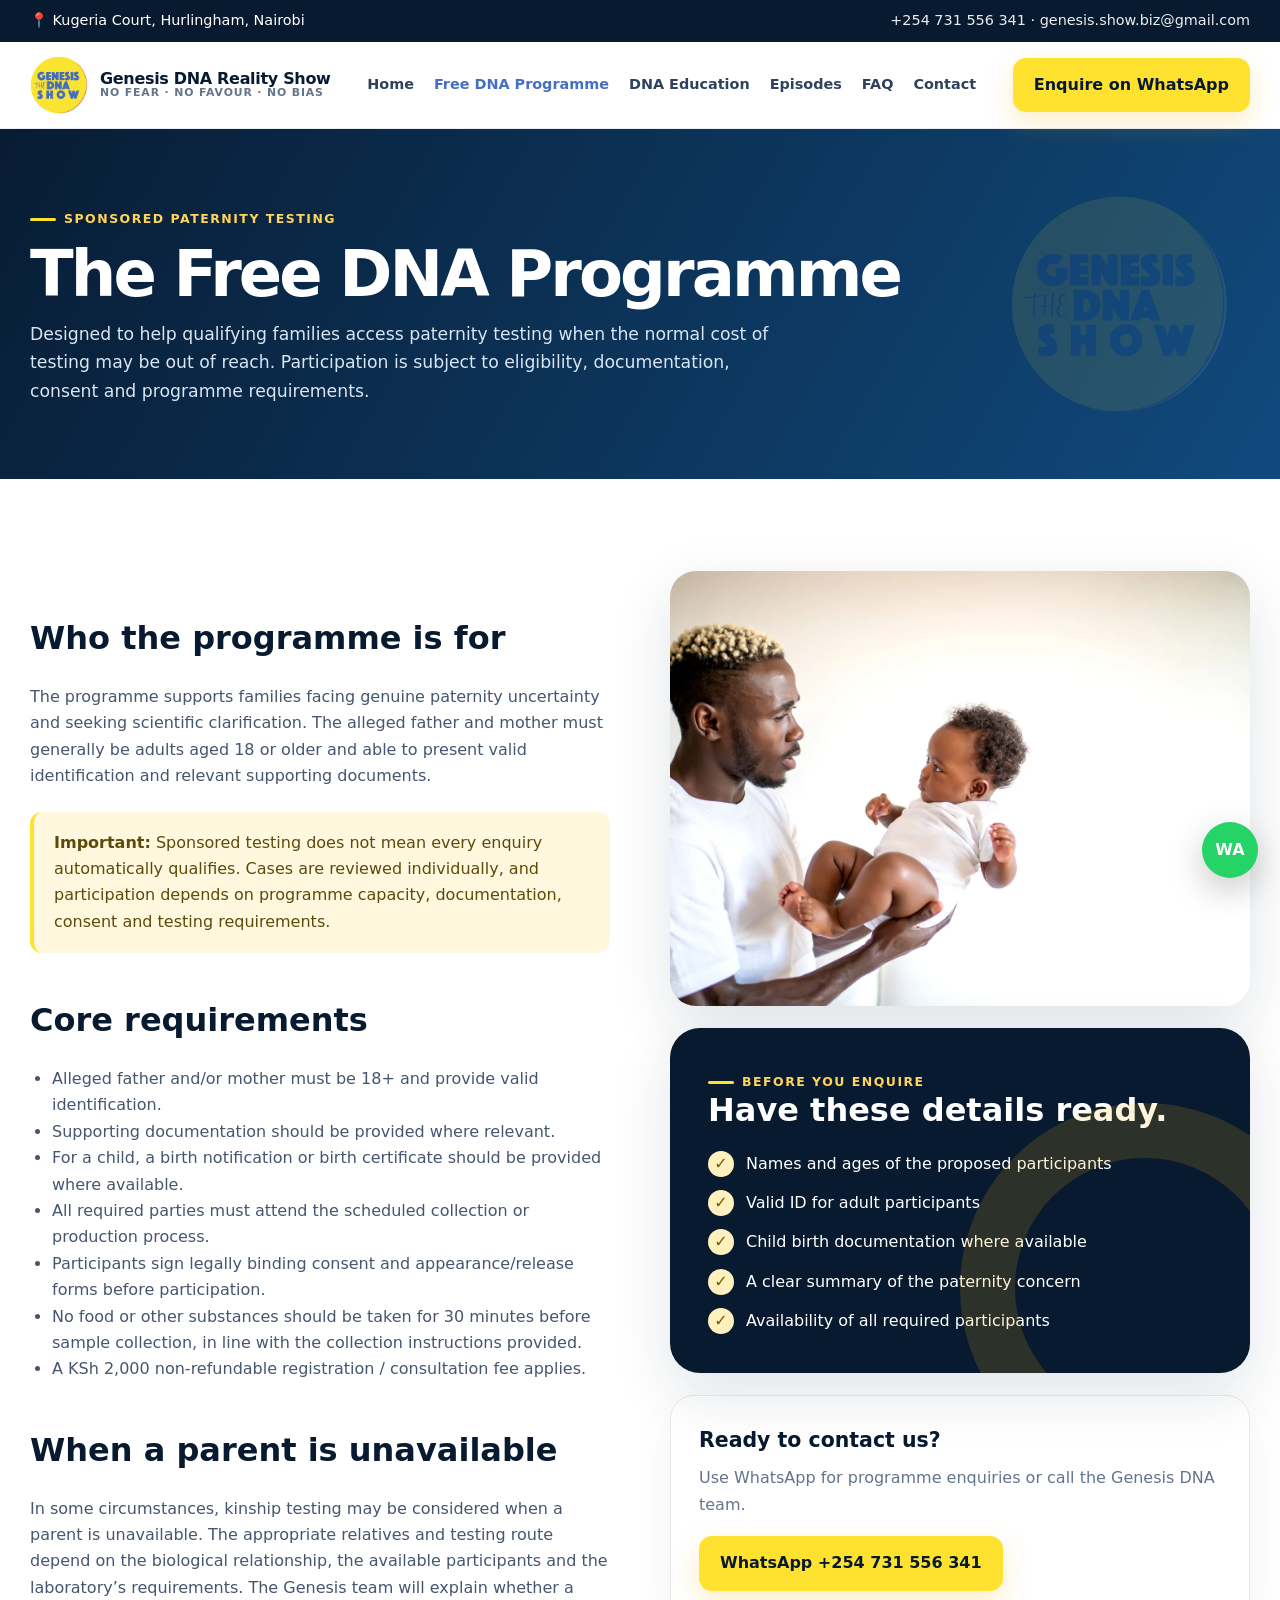
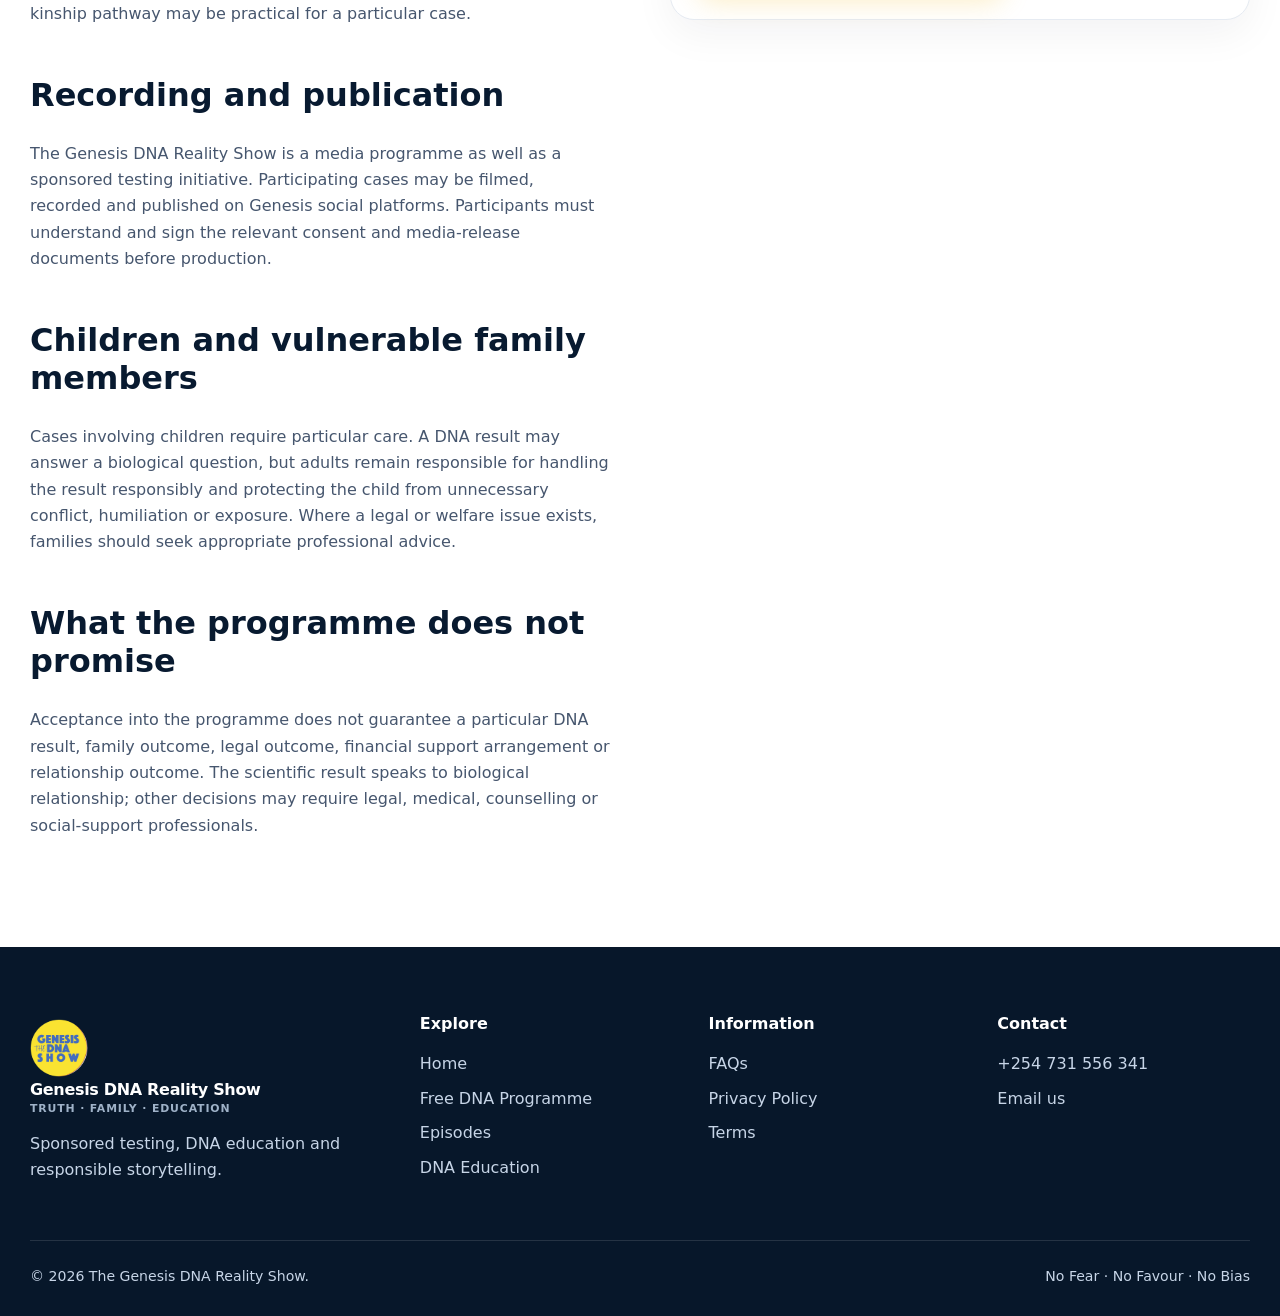
<file: program.html>
<!doctype html><html lang="en"><head><meta charset="utf-8"><meta name="viewport" content="width=device-width,initial-scale=1"><title>Free DNA Programme | Genesis DNA Reality Show</title><meta name="description" content="Eligibility, requirements and participation process for the Genesis DNA Reality Show sponsored paternity testing programme in Kenya."><meta name="google-adsense-account" content="ca-pub-1340249793223507"><script async src="https://pagead2.googlesyndication.com/pagead/js/adsbygoogle.js?client=ca-pub-1340249793223507" crossorigin="anonymous"></script><link rel="canonical" href="https://genesisshowbiz-dev.github.io/program.html"><link rel="icon" href="favicon.png" type="image/png"><link rel="stylesheet" href="styles.css"></head><body>
<div class="topbar"><div class="container"><div>📍 Kugeria Court, Hurlingham, Nairobi</div><div class="right"><a href="tel:+254731556341">+254 731 556 341</a> · <a href="mailto:genesis.show.biz@gmail.com">genesis.show.biz@gmail.com</a></div></div></div><header class="site-header"><div class="container nav"><a class="brand" href="index.html"><div class="brand-mark">DNA</div><span class="txt">Genesis DNA Reality Show<small>No Fear · No Favour · No Bias</small></span></a><nav class="nav-links"><a href="index.html">Home</a><a class="active" href="program.html">Free DNA Programme</a><a href="dna-education.html">DNA Education</a><a href="episodes.html">Episodes</a><a href="faq.html">FAQ</a><a href="index.html#contact">Contact</a></nav><div class="nav-actions"><a class="btn btn-primary" href="https://wa.me/254731556341">Enquire on WhatsApp</a><button class="menu-btn" aria-label="Open menu">☰</button></div></div></header>
<section class="page-hero"><div class="container"><span class="eyebrow" style="color:#ffd45a">Sponsored paternity testing</span><h1>The Free DNA Programme</h1><p>Designed to help qualifying families access paternity testing when the normal cost of testing may be out of reach. Participation is subject to eligibility, documentation, consent and programme requirements.</p></div></section>
<main class="section"><div class="container split" style="align-items:start"><article class="prose"><h2>Who the programme is for</h2><p>The programme supports families facing genuine paternity uncertainty and seeking scientific clarification. The alleged father and mother must generally be adults aged 18 or older and able to present valid identification and relevant supporting documents.</p><div class="notice"><strong>Important:</strong> Sponsored testing does not mean every enquiry automatically qualifies. Cases are reviewed individually, and participation depends on programme capacity, documentation, consent and testing requirements.</div><h2>Core requirements</h2><ul><li>Alleged father and/or mother must be 18+ and provide valid identification.</li><li>Supporting documentation should be provided where relevant.</li><li>For a child, a birth notification or birth certificate should be provided where available.</li><li>All required parties must attend the scheduled collection or production process.</li><li>Participants sign legally binding consent and appearance/release forms before participation.</li><li>No food or other substances should be taken for 30 minutes before sample collection, in line with the collection instructions provided.</li><li>A KSh 2,000 non-refundable registration / consultation fee applies.</li></ul><h2>When a parent is unavailable</h2><p>In some circumstances, kinship testing may be considered when a parent is unavailable. The appropriate relatives and testing route depend on the biological relationship, the available participants and the laboratory’s requirements. The Genesis team will explain whether a kinship pathway may be practical for a particular case.</p><h2>Recording and publication</h2><p>The Genesis DNA Reality Show is a media programme as well as a sponsored testing initiative. Participating cases may be filmed, recorded and published on Genesis social platforms. Participants must understand and sign the relevant consent and media-release documents before production.</p><h2>Children and vulnerable family members</h2><p>Cases involving children require particular care. A DNA result may answer a biological question, but adults remain responsible for handling the result responsibly and protecting the child from unnecessary conflict, humiliation or exposure. Where a legal or welfare issue exists, families should seek appropriate professional advice.</p><h2>What the programme does not promise</h2><p>Acceptance into the programme does not guarantee a particular DNA result, family outcome, legal outcome, financial support arrangement or relationship outcome. The scientific result speaks to biological relationship; other decisions may require legal, medical, counselling or social-support professionals.</p></article><aside><div class="aside-image"><img src="assets/father-baby.webp" alt="Father holding a baby"></div><div class="panel"><span class="eyebrow" style="color:#ffd45a">Before you enquire</span><h3>Have these details ready.</h3><ul class="checklist"><li><span class="check">✓</span><span>Names and ages of the proposed participants</span></li><li><span class="check">✓</span><span>Valid ID for adult participants</span></li><li><span class="check">✓</span><span>Child birth documentation where available</span></li><li><span class="check">✓</span><span>A clear summary of the paternity concern</span></li><li><span class="check">✓</span><span>Availability of all required participants</span></li></ul></div><div class="card" style="margin-top:22px"><h3>Ready to contact us?</h3><p>Use WhatsApp for programme enquiries or call the Genesis DNA team.</p><a class="btn btn-primary" style="margin-top:18px" href="https://wa.me/254731556341">WhatsApp +254 731 556 341</a></div></aside></div></main>
<footer class="footer"><div class="container"><div class="footer-grid"><div><a class="brand" href="index.html" style="color:#fff"><div class="brand-mark">DNA</div><span class="txt">Genesis DNA Reality Show<small style="color:#9fb2c8">Truth · Family · Education</small></span></a><p>Sponsored testing, DNA education and responsible storytelling.</p></div><div><h4>Explore</h4><a href="index.html">Home</a><a href="program.html">Free DNA Programme</a><a href="episodes.html">Episodes</a><a href="dna-education.html">DNA Education</a></div><div><h4>Information</h4><a href="faq.html">FAQs</a><a href="privacy.html">Privacy Policy</a><a href="terms.html">Terms</a></div><div><h4>Contact</h4><a href="tel:+254731556341">+254 731 556 341</a><a href="mailto:genesis.show.biz@gmail.com">Email us</a></div></div><div class="footer-bottom"><span>© <span data-year></span> The Genesis DNA Reality Show.</span><span>No Fear · No Favour · No Bias</span></div></div></footer><a class="whatsapp" href="https://wa.me/254731556341">WA</a><script src="script.js"></script></body></html>
</file>
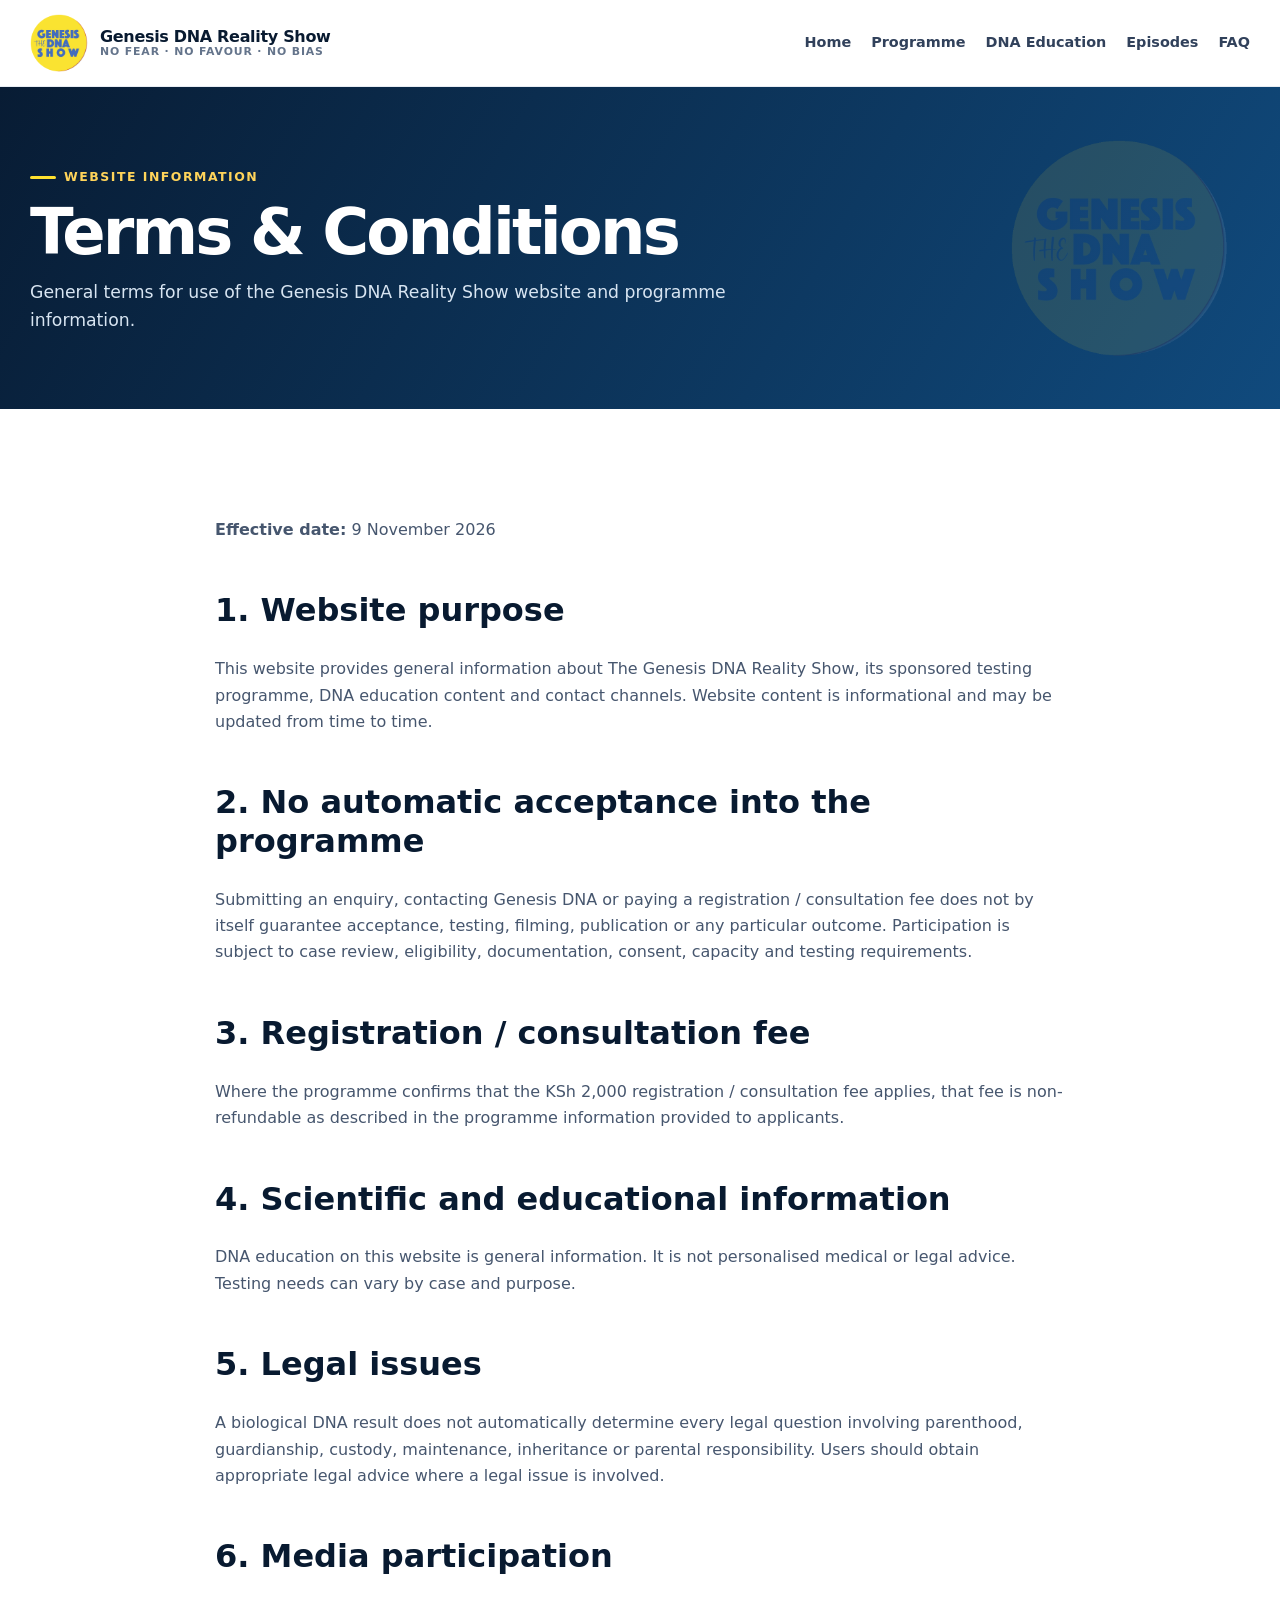
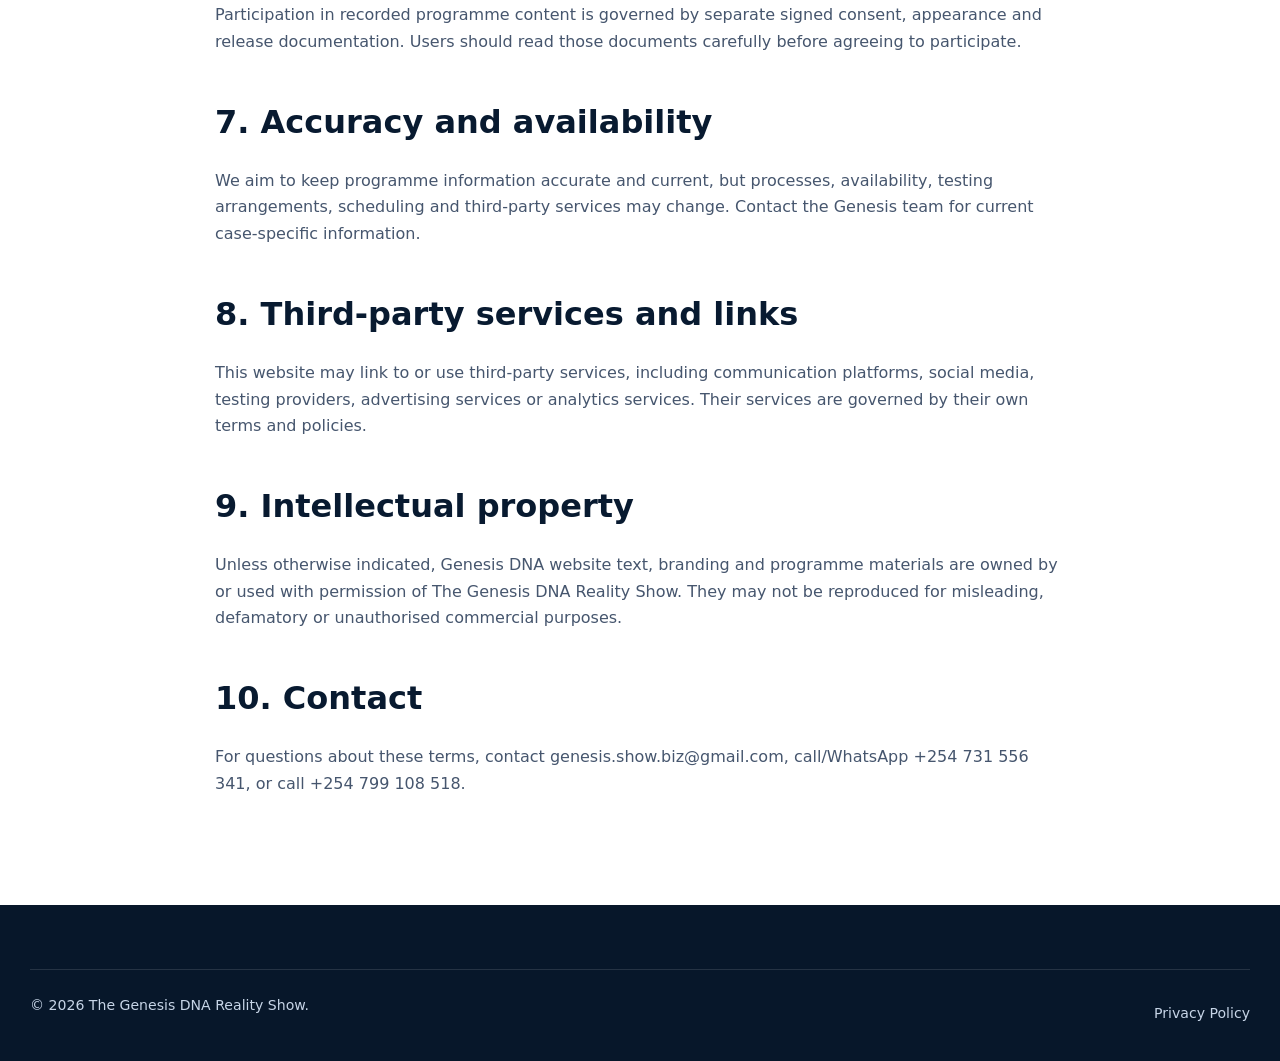
<file: terms.html>
<!doctype html><html lang="en"><head><meta charset="utf-8"><meta name="viewport" content="width=device-width,initial-scale=1"><title>Terms & Conditions | Genesis DNA Reality Show</title><meta name="description" content="Website terms and conditions for the Genesis DNA Reality Show."><meta name="google-adsense-account" content="ca-pub-1340249793223507"><script async src="https://pagead2.googlesyndication.com/pagead/js/adsbygoogle.js?client=ca-pub-1340249793223507" crossorigin="anonymous"></script><link rel="canonical" href="https://genesisshowbiz-dev.github.io/terms.html"><link rel="icon" href="favicon.png" type="image/png"><link rel="stylesheet" href="styles.css"></head><body>
<header class="site-header"><div class="container nav"><a class="brand" href="index.html"><div class="brand-mark">DNA</div><span class="txt">Genesis DNA Reality Show<small>No Fear · No Favour · No Bias</small></span></a><nav class="nav-links"><a href="index.html">Home</a><a href="program.html">Programme</a><a href="dna-education.html">DNA Education</a><a href="episodes.html">Episodes</a><a href="faq.html">FAQ</a></nav><button class="menu-btn">☰</button></div></header><section class="page-hero"><div class="container"><span class="eyebrow" style="color:#ffd45a">Website information</span><h1>Terms & Conditions</h1><p>General terms for use of the Genesis DNA Reality Show website and programme information.</p></div></section>
<main class="section"><div class="container prose"><p><strong>Effective date:</strong> 9 November 2026</p><h2>1. Website purpose</h2><p>This website provides general information about The Genesis DNA Reality Show, its sponsored testing programme, DNA education content and contact channels. Website content is informational and may be updated from time to time.</p><h2>2. No automatic acceptance into the programme</h2><p>Submitting an enquiry, contacting Genesis DNA or paying a registration / consultation fee does not by itself guarantee acceptance, testing, filming, publication or any particular outcome. Participation is subject to case review, eligibility, documentation, consent, capacity and testing requirements.</p><h2>3. Registration / consultation fee</h2><p>Where the programme confirms that the KSh 2,000 registration / consultation fee applies, that fee is non-refundable as described in the programme information provided to applicants.</p><h2>4. Scientific and educational information</h2><p>DNA education on this website is general information. It is not personalised medical or legal advice. Testing needs can vary by case and purpose.</p><h2>5. Legal issues</h2><p>A biological DNA result does not automatically determine every legal question involving parenthood, guardianship, custody, maintenance, inheritance or parental responsibility. Users should obtain appropriate legal advice where a legal issue is involved.</p><h2>6. Media participation</h2><p>Participation in recorded programme content is governed by separate signed consent, appearance and release documentation. Users should read those documents carefully before agreeing to participate.</p><h2>7. Accuracy and availability</h2><p>We aim to keep programme information accurate and current, but processes, availability, testing arrangements, scheduling and third-party services may change. Contact the Genesis team for current case-specific information.</p><h2>8. Third-party services and links</h2><p>This website may link to or use third-party services, including communication platforms, social media, testing providers, advertising services or analytics services. Their services are governed by their own terms and policies.</p><h2>9. Intellectual property</h2><p>Unless otherwise indicated, Genesis DNA website text, branding and programme materials are owned by or used with permission of The Genesis DNA Reality Show. They may not be reproduced for misleading, defamatory or unauthorised commercial purposes.</p><h2>10. Contact</h2><p>For questions about these terms, contact genesis.show.biz@gmail.com, call/WhatsApp +254 731 556 341, or call +254 799 108 518.</p></div></main><footer class="footer"><div class="container"><div class="footer-bottom" style="margin-top:0"><span>© <span data-year></span> The Genesis DNA Reality Show.</span><span><a href="privacy.html">Privacy Policy</a></span></div></div></footer><script src="script.js"></script></body></html>
</file>
<file: styles.css>
:root{
  --navy:#0b1f3a;
  --navy-2:#12355b;
  --blue:#0d5aa7;
  --gold:#f4b400;
  --gold-2:#ffd45a;
  --ink:#172033;
  --muted:#64748b;
  --paper:#ffffff;
  --mist:#f6f8fb;
  --line:#e6ebf2;
  --success:#0a7b58;
  --shadow:0 20px 60px rgba(11,31,58,.12);
  --radius:24px;
  --max:1180px;
}
*{box-sizing:border-box}
html{scroll-behavior:smooth}
body{margin:0;font-family:Inter,ui-sans-serif,system-ui,-apple-system,BlinkMacSystemFont,"Segoe UI",sans-serif;color:var(--ink);background:var(--paper);line-height:1.65}
a{color:inherit;text-decoration:none}
img{max-width:100%;display:block}
button,input,textarea{font:inherit}
.container{width:min(calc(100% - 40px),var(--max));margin:auto}
.eyebrow{display:inline-flex;gap:8px;align-items:center;font-size:.78rem;letter-spacing:.12em;text-transform:uppercase;font-weight:800;color:var(--blue)}
.eyebrow::before{content:"";width:26px;height:3px;border-radius:99px;background:var(--gold)}
.section{padding:92px 0}
.section.alt{background:var(--mist)}
.section-head{max-width:760px;margin-bottom:42px}
.section-head h2{font-size:clamp(2rem,4vw,3.3rem);line-height:1.08;margin:10px 0 14px;letter-spacing:-.035em;color:var(--navy)}
.section-head p{font-size:1.08rem;color:var(--muted);margin:0}
.topbar{background:var(--navy);color:#fff;font-size:.9rem}
.topbar .container{display:flex;justify-content:space-between;gap:16px;padding:9px 0;align-items:center}
.topbar a{opacity:.92}.topbar a:hover{opacity:1;color:var(--gold-2)}
.site-header{position:sticky;top:0;z-index:1000;background:rgba(255,255,255,.94);backdrop-filter:blur(16px);border-bottom:1px solid rgba(230,235,242,.9)}
.nav{height:78px;display:flex;align-items:center;justify-content:space-between;gap:22px}
.brand{display:flex;align-items:center;gap:12px;font-weight:900;color:var(--navy);letter-spacing:-.02em}
.brand-mark{width:46px;height:46px;border-radius:15px;background:linear-gradient(135deg,var(--gold),#ffda67);display:grid;place-items:center;box-shadow:0 8px 24px rgba(244,180,0,.28);font-size:1.2rem;color:var(--navy)}
.brand small{display:block;color:var(--muted);font-size:.68rem;letter-spacing:.08em;text-transform:uppercase;font-weight:800}
.nav-links{display:flex;align-items:center;gap:26px;font-size:.95rem;font-weight:700;color:#31415b}
.nav-links a:hover,.nav-links a.active{color:var(--blue)}
.nav-actions{display:flex;align-items:center;gap:10px}
.btn{display:inline-flex;align-items:center;justify-content:center;gap:9px;padding:13px 20px;border-radius:13px;border:1px solid transparent;font-weight:800;transition:.2s ease;cursor:pointer}
.btn-primary{background:var(--gold);color:var(--navy);box-shadow:0 10px 28px rgba(244,180,0,.24)}
.btn-primary:hover{transform:translateY(-2px);box-shadow:0 14px 34px rgba(244,180,0,.3)}
.btn-dark{background:var(--navy);color:#fff}.btn-dark:hover{background:var(--navy-2);transform:translateY(-2px)}
.btn-outline{border-color:#cbd5e1;background:#fff;color:var(--navy)}
.menu-btn{display:none;border:0;background:transparent;font-size:1.5rem;color:var(--navy)}
.hero{position:relative;overflow:hidden;background:linear-gradient(120deg,#071a31 0%,#0d3156 58%,#0b4a80 100%);color:#fff;padding:94px 0 80px}
.hero::before{content:"";position:absolute;right:-12%;top:-38%;width:580px;height:580px;border-radius:50%;border:120px solid rgba(244,180,0,.08)}
.hero::after{content:"";position:absolute;left:46%;bottom:-220px;width:520px;height:520px;border-radius:50%;background:radial-gradient(circle,rgba(255,212,90,.14),transparent 62%)}
.hero-grid{position:relative;z-index:2;display:grid;grid-template-columns:1.08fr .92fr;gap:58px;align-items:center}
.hero .eyebrow{color:var(--gold-2)}
.hero h1{font-size:clamp(3rem,6vw,5.6rem);line-height:.96;letter-spacing:-.055em;margin:14px 0 22px;max-width:820px}
.hero h1 span{color:var(--gold)}
.hero-copy{font-size:1.13rem;color:#dce7f5;max-width:680px;margin-bottom:30px}
.hero-actions{display:flex;gap:12px;flex-wrap:wrap}
.hero-note{display:flex;align-items:center;gap:12px;margin-top:26px;color:#c8d7ea;font-size:.92rem}
.hero-note b{color:#fff}
.hero-visual{position:relative;min-height:510px}
.hero-card{position:absolute;background:rgba(255,255,255,.96);color:var(--ink);border-radius:26px;box-shadow:0 30px 80px rgba(0,0,0,.25);border:1px solid rgba(255,255,255,.5)}
.hero-card.main{inset:24px 18px 50px 42px;padding:34px;background:linear-gradient(145deg,#fff 0%,#f9fbff 100%)}
.hero-card.small{right:0;bottom:0;width:235px;padding:18px 20px}
.hero-card .kicker{font-size:.76rem;text-transform:uppercase;letter-spacing:.13em;font-weight:900;color:var(--blue)}
.hero-card h3{font-size:2rem;line-height:1.1;color:var(--navy);margin:10px 0 12px}
.dna-art{height:210px;border-radius:20px;background:linear-gradient(135deg,#eef5ff,#fff9e5);display:grid;place-items:center;margin:18px 0 22px;overflow:hidden;position:relative}
.dna-art::before,.dna-art::after{content:"";position:absolute;width:120%;height:18px;border-radius:999px;background:linear-gradient(90deg,transparent,var(--gold),var(--blue),transparent);transform:rotate(24deg)}
.dna-art::after{transform:rotate(-24deg)}
.dna-symbol{font-size:5.8rem;color:var(--navy);font-weight:900;z-index:2;letter-spacing:-.2em;transform:translateX(-.1em)}
.pill{display:inline-flex;align-items:center;gap:8px;padding:7px 11px;border-radius:999px;background:#ecfdf5;color:#086b4d;font-size:.78rem;font-weight:800}
.stats{display:grid;grid-template-columns:repeat(4,1fr);gap:1px;background:var(--line);border:1px solid var(--line);border-radius:20px;overflow:hidden;box-shadow:var(--shadow);margin-top:-1px}
.stat{background:#fff;padding:30px;text-align:center}
.stat strong{display:block;font-size:2.25rem;line-height:1;color:var(--navy);margin-bottom:8px}
.stat span{color:var(--muted);font-size:.9rem}
.cards{display:grid;grid-template-columns:repeat(3,1fr);gap:22px}
.card{border:1px solid var(--line);border-radius:var(--radius);padding:28px;background:#fff;box-shadow:0 14px 40px rgba(15,23,42,.05);transition:.2s ease}
.card:hover{transform:translateY(-5px);box-shadow:var(--shadow)}
.icon{width:50px;height:50px;border-radius:15px;background:#fff6d8;color:var(--navy);display:grid;place-items:center;font-size:1.35rem;margin-bottom:20px}
.card h3{color:var(--navy);font-size:1.28rem;margin:0 0 8px}.card p{color:var(--muted);margin:0}
.split{display:grid;grid-template-columns:1fr 1fr;gap:60px;align-items:center}
.panel{border-radius:30px;padding:38px;background:var(--navy);color:#fff;box-shadow:var(--shadow);position:relative;overflow:hidden}
.panel::after{content:"";position:absolute;right:-80px;bottom:-100px;width:260px;height:260px;border-radius:50%;border:55px solid rgba(244,180,0,.15)}
.panel h3{font-size:2rem;margin:0 0 16px;line-height:1.12}.panel p{color:#d3dfed}.panel .highlight{color:var(--gold-2);font-weight:800}
.checklist{display:grid;gap:13px;margin:22px 0 0;padding:0;list-style:none}.checklist li{display:flex;gap:12px;align-items:flex-start}.check{flex:0 0 26px;width:26px;height:26px;border-radius:50%;background:#fff1bd;color:#7a5700;display:grid;place-items:center;font-weight:900}
.steps{display:grid;grid-template-columns:repeat(4,1fr);gap:18px;counter-reset:step}
.step{position:relative;border:1px solid var(--line);border-radius:22px;padding:26px;background:#fff}
.step::before{counter-increment:step;content:"0" counter(step);display:block;color:var(--gold);font-weight:900;font-size:1.55rem;margin-bottom:18px}.step h3{margin:0 0 8px;color:var(--navy)}.step p{margin:0;color:var(--muted);font-size:.95rem}
.quote{padding:58px;border-radius:32px;background:linear-gradient(125deg,#0b1f3a,#153d67);color:#fff;text-align:center;position:relative;overflow:hidden}.quote::before{content:"“";position:absolute;left:30px;top:-38px;font-size:12rem;color:rgba(244,180,0,.14);font-family:Georgia,serif}.quote h2{font-size:clamp(2rem,4vw,3.4rem);line-height:1.05;margin:0 auto 16px;max-width:900px}.quote p{color:#d7e2ef;max-width:760px;margin:auto}.quote strong{color:var(--gold-2)}
.cta{background:linear-gradient(115deg,#fff7d7,#f7fbff);border:1px solid #f0e4b7;border-radius:30px;padding:48px;display:flex;justify-content:space-between;gap:30px;align-items:center}.cta h2{margin:0 0 8px;color:var(--navy);font-size:2.2rem}.cta p{margin:0;color:var(--muted);max-width:720px}
.faq{display:grid;gap:12px}.faq details{border:1px solid var(--line);border-radius:18px;background:#fff;padding:0 22px}.faq summary{cursor:pointer;font-weight:800;color:var(--navy);padding:20px 0}.faq details p{color:var(--muted);margin:0 0 22px}
.page-hero{background:linear-gradient(120deg,#081c34,#104a7d);color:#fff;padding:74px 0}.page-hero h1{font-size:clamp(2.7rem,5vw,4.6rem);line-height:1;letter-spacing:-.045em;margin:12px 0 14px}.page-hero p{font-size:1.08rem;color:#d8e5f2;max-width:760px;margin:0}
.prose{max-width:850px}.prose h2,.prose h3{color:var(--navy);line-height:1.2}.prose h2{font-size:2rem;margin-top:48px}.prose p,.prose li{color:#46566e}.prose ul,.prose ol{padding-left:22px}.notice{background:#fff8df;border-left:4px solid var(--gold);padding:18px 20px;border-radius:12px;color:#5d4a0b;margin:22px 0}
.contact-grid{display:grid;grid-template-columns:1fr .95fr;gap:32px}.contact-card{border-radius:26px;padding:32px;background:var(--navy);color:#fff}.contact-card a{display:block;margin:8px 0;color:#fff}.contact-card a:hover{color:var(--gold-2)}
.footer{background:#07172a;color:#c7d5e7;padding:64px 0 28px}.footer-grid{display:grid;grid-template-columns:1.4fr repeat(3,1fr);gap:36px}.footer h4{color:#fff;margin:0 0 14px}.footer a{display:block;margin:8px 0;color:#c7d5e7}.footer a:hover{color:var(--gold-2)}.footer-bottom{border-top:1px solid rgba(255,255,255,.12);margin-top:40px;padding-top:24px;display:flex;justify-content:space-between;gap:20px;font-size:.88rem}.slogan{color:var(--gold-2);font-weight:900;letter-spacing:.08em;font-size:.78rem}
.whatsapp{position:fixed;right:22px;bottom:22px;z-index:900;width:56px;height:56px;border-radius:50%;display:grid;place-items:center;background:#25d366;color:#fff;font-weight:900;box-shadow:0 12px 34px rgba(0,0,0,.22)}
.badge-row{display:flex;gap:10px;flex-wrap:wrap;margin-top:20px}.badge{padding:7px 10px;border:1px solid var(--line);background:#fff;border-radius:999px;font-size:.8rem;color:#52627a;font-weight:700}
@media(max-width:980px){.nav-links{position:absolute;left:20px;right:20px;top:88px;display:none;flex-direction:column;align-items:flex-start;padding:22px;border-radius:18px;background:#fff;box-shadow:var(--shadow);border:1px solid var(--line)}.nav-links.open{display:flex}.nav-actions .btn{display:none}.menu-btn{display:block}.hero-grid,.split,.contact-grid{grid-template-columns:1fr}.hero-visual{min-height:440px}.cards{grid-template-columns:1fr 1fr}.steps{grid-template-columns:1fr 1fr}.stats{grid-template-columns:1fr 1fr}.footer-grid{grid-template-columns:1fr 1fr}.cta{flex-direction:column;align-items:flex-start}}
@media(max-width:640px){.container{width:min(calc(100% - 28px),var(--max))}.topbar .container{justify-content:center;text-align:center}.topbar .right{display:none}.section{padding:68px 0}.hero{padding:72px 0 56px}.hero h1{font-size:3.25rem}.hero-visual{min-height:390px}.hero-card.main{inset:14px 0 54px 0;padding:24px}.hero-card.small{width:205px}.cards,.steps,.stats,.footer-grid{grid-template-columns:1fr}.split{gap:34px}.quote,.cta{padding:34px 24px}.footer-bottom{flex-direction:column}.brand span.txt{font-size:.92rem}}

/* --- Genesis DNA visual upgrade --- */
:root{--brand-yellow:#ffe32f;--brand-blue:#456fc5;--brand-red:#cf2a13;--navy:#081a30;--navy-2:#102f52;--gold:#ffe12f;--gold-2:#ffe96a;--blue:#456fc5;--max:1220px}
.brand-mark{width:58px;height:58px;border-radius:50%;background:url('assets/logo.png') center/contain no-repeat!important;box-shadow:none!important;font-size:0!important;flex:0 0 58px}
.brand .txt{line-height:1.05}.nav{height:86px}.nav-links{gap:20px;font-size:.9rem}
.btn-light{background:#fff;color:var(--navy);border-color:#fff}.btn-light:hover{transform:translateY(-2px)}
.display-title{font-size:clamp(2.2rem,4.4vw,4rem);line-height:1.04;letter-spacing:-.045em;color:var(--navy);margin:12px 0 18px}.lead{font-size:1.12rem;color:var(--muted)}
.hero.hero-photo{padding:78px 0 64px;background:linear-gradient(115deg,#07172b 0%,#0c2d4e 60%,#163d62 100%)}
.hero-photo::before{border-color:rgba(255,225,47,.07)}.hero-photo .hero-grid{grid-template-columns:1.02fr .98fr;gap:48px}.hero-copy-block{padding:30px 0}.hero-photo h1{font-size:clamp(3.7rem,7.2vw,6.7rem);max-width:700px}.hero-photo .hero-copy{font-size:1.18rem;max-width:670px}.hero-person{position:relative;min-height:570px}.photo-frame{position:absolute;inset:0 34px 0 0;border-radius:36px;overflow:hidden;box-shadow:0 34px 90px rgba(0,0,0,.34);border:1px solid rgba(255,255,255,.15)}.photo-frame img{width:100%;height:100%;object-fit:cover;object-position:center}.floating-logo{position:absolute;width:150px;height:150px;right:-12px;bottom:24px;background:#fff;border-radius:50%;padding:7px;box-shadow:0 24px 60px rgba(0,0,0,.3)}.floating-logo img{width:100%;height:100%;object-fit:contain}.dark-pill{background:rgba(255,255,255,.12);color:#fff;border:1px solid rgba(255,255,255,.18)}
.proof-strip{background:var(--brand-yellow);border-bottom:1px solid rgba(8,26,48,.08)}.proof-grid{display:grid;grid-template-columns:repeat(4,1fr)}.proof-grid>div{padding:27px 22px;text-align:center;border-right:1px solid rgba(8,26,48,.14)}.proof-grid>div:last-child{border-right:0}.proof-grid strong{display:block;font-size:2rem;color:var(--navy);line-height:1}.proof-grid span{display:block;margin-top:7px;color:#29415e;font-size:.9rem;font-weight:700}
.visual-split{align-items:center}.image-collage{position:relative;min-height:580px}.collage-main{position:absolute;left:0;top:0;width:78%;height:78%;object-fit:cover;border-radius:32px;box-shadow:var(--shadow)}.collage-small{position:absolute;right:0;bottom:0;width:52%;height:44%;object-fit:cover;border-radius:26px;border:8px solid #fff;box-shadow:var(--shadow)}.collage-quote{position:absolute;left:28px;bottom:36px;width:46%;padding:18px 20px;border-radius:18px;background:var(--brand-yellow);color:var(--navy);font-weight:900;line-height:1.25;box-shadow:0 18px 45px rgba(0,0,0,.14)}
.text-link{display:inline-block;margin-top:22px;color:var(--blue);font-weight:900}.text-link:hover{text-decoration:underline}.section-head.center{text-align:center;margin-left:auto;margin-right:auto}.section-head.center .eyebrow{justify-content:center}.split-head{max-width:none;display:flex;align-items:end;justify-content:space-between;gap:24px}.split-head>div{max-width:760px}
.episode-grid{display:grid;grid-template-columns:repeat(3,1fr);gap:22px}.episode-card{background:#fff;border:1px solid var(--line);border-radius:22px;overflow:hidden;box-shadow:0 12px 34px rgba(8,26,48,.08);transition:.22s ease}.episode-card:hover{transform:translateY(-5px);box-shadow:0 24px 55px rgba(8,26,48,.14)}.episode-card img{width:100%;aspect-ratio:16/9;object-fit:cover}.episode-body{padding:20px}.episode-body span{display:block;color:var(--blue);font-weight:900;font-size:.76rem;text-transform:uppercase;letter-spacing:.08em}.episode-body h3{font-size:1.25rem;line-height:1.25;margin:7px 0 8px;color:var(--navy)}.episode-body p{margin:0;color:var(--muted);font-size:.94rem}.gallery-six{grid-template-columns:repeat(3,1fr)}
.youtube-section{background:#081a30;color:#fff}.youtube-section .display-title{color:#fff}.youtube-section .lead{color:#c8d5e4}.youtube-layout{display:grid;grid-template-columns:.82fr 1.18fr;gap:46px;align-items:center}.channel-shot{position:relative}.channel-shot>img{border-radius:26px;box-shadow:0 30px 75px rgba(0,0,0,.25);border:1px solid rgba(255,255,255,.12)}.channel-badge{position:absolute;left:-24px;bottom:28px;background:var(--brand-yellow);color:var(--navy);border-radius:17px;padding:16px 22px;box-shadow:0 18px 44px rgba(0,0,0,.2)}.channel-badge strong{display:block;font-size:1.65rem;line-height:1}.channel-badge span{font-size:.8rem;font-weight:800}.social-chips{display:flex;gap:9px;flex-wrap:wrap;margin:24px 0}.social-chips a{padding:9px 12px;border-radius:999px;background:rgba(255,255,255,.1);border:1px solid rgba(255,255,255,.17);font-weight:800;font-size:.83rem}.section:not(.youtube-section) .social-chips a{background:#fff;border-color:var(--line);color:var(--navy)}
.host-grid{display:grid;grid-template-columns:.86fr 1.14fr;gap:60px;align-items:center}.host-photo{border-radius:34px;overflow:hidden;box-shadow:var(--shadow);background:#e7cf16}.host-photo img{width:100%;aspect-ratio:4/3;object-fit:cover}.anne-signature{width:min(460px,80%);margin:24px 0 6px;border-radius:14px}.slogan-big{font-size:.9rem;font-weight:950;letter-spacing:.12em;color:var(--navy)}
.family-story{align-items:center}.story-image img{width:100%;border-radius:32px;box-shadow:var(--shadow)}
.premium-cta{background:linear-gradient(120deg,#071a30,#133e68);color:#fff;border:0}.premium-cta h2{color:#fff}.premium-cta p{color:#cbd8e7}.premium-cta .eyebrow{color:var(--gold-2)}.cta-actions{display:flex;gap:10px;flex-wrap:wrap}.contact-card h3{font-size:2rem;margin:12px 0 18px}.partner-card{display:grid;grid-template-columns:130px 1fr;gap:24px;align-items:center;padding:30px}.partner-card img{width:130px;height:130px;object-fit:contain}.partner-card h3{font-size:1.45rem}
.episodes-hero{position:relative;overflow:hidden}.episodes-hero::after{content:"";position:absolute;right:5%;top:50%;transform:translateY(-50%);width:290px;height:290px;background:url('assets/logo.png') center/contain no-repeat;opacity:.14}.video-grid{display:grid;grid-template-columns:1fr 1fr;gap:24px}.video-shell{background:#fff;border:1px solid var(--line);border-radius:24px;overflow:hidden;box-shadow:var(--shadow)}.video-shell iframe{display:block;width:100%;aspect-ratio:16/9;border:0;background:#000}.video-caption{padding:18px 20px}.video-caption h3{margin:0 0 4px;color:var(--navy)}.video-caption p{margin:0;color:var(--muted)}.center-actions{text-align:center;margin-top:34px}
.page-hero{position:relative;overflow:hidden}.page-hero::after{content:"";position:absolute;right:4%;top:50%;transform:translateY(-50%);width:220px;height:220px;background:url('assets/logo.png') center/contain no-repeat;opacity:.10}
.footer .brand-mark{background-image:url('assets/logo.png')!important}.footer .slogan{display:block;margin-top:12px}
@media(max-width:1120px){.nav-links{gap:14px;font-size:.84rem}.brand .txt{display:none}.hero-person{min-height:500px}}
@media(max-width:980px){.brand .txt{display:block}.hero-photo .hero-grid,.youtube-layout,.host-grid{grid-template-columns:1fr}.hero-person{min-height:540px}.proof-grid{grid-template-columns:1fr 1fr}.image-collage{min-height:520px}.episode-grid,.gallery-six{grid-template-columns:1fr 1fr}.split-head{align-items:flex-start;flex-direction:column}.partner-card{grid-template-columns:100px 1fr}.video-grid{grid-template-columns:1fr}}
@media(max-width:640px){.brand-mark{width:48px;height:48px;flex-basis:48px}.nav{height:74px}.brand .txt{font-size:.78rem}.brand small{font-size:.56rem}.hero.hero-photo{padding:48px 0}.hero-photo h1{font-size:3.5rem}.hero-person{min-height:420px}.photo-frame{right:0;border-radius:26px}.floating-logo{width:112px;height:112px;right:-4px}.proof-grid{grid-template-columns:1fr 1fr}.proof-grid>div{padding:20px 10px}.proof-grid strong{font-size:1.55rem}.proof-grid span{font-size:.76rem}.image-collage{min-height:430px}.collage-quote{left:14px;bottom:28px;width:58%;font-size:.86rem}.episode-grid,.gallery-six{grid-template-columns:1fr}.youtube-layout{gap:30px}.channel-badge{left:12px;bottom:12px}.host-grid{gap:32px}.premium-cta{padding:34px 24px}.partner-card{grid-template-columns:1fr}.partner-card img{width:96px;height:96px}.episodes-hero::after,.page-hero::after{width:150px;height:150px;right:-35px}.display-title{font-size:2.55rem}}
.aside-image{border-radius:26px;overflow:hidden;margin-bottom:22px;box-shadow:var(--shadow)}.aside-image img{width:100%;aspect-ratio:4/3;object-fit:cover}.education-feature{display:grid;grid-template-columns:.78fr 1.22fr;gap:38px;align-items:center;margin-bottom:60px;padding:24px;border-radius:30px;background:linear-gradient(120deg,#fff9da,#f4f8ff);border:1px solid #eee3ab}.education-feature img{width:100%;aspect-ratio:1/1;object-fit:cover;border-radius:22px}.education-feature h2{font-size:clamp(1.8rem,3.2vw,2.8rem);line-height:1.08;color:var(--navy);margin:10px 0 12px}.education-feature p{color:var(--muted);font-size:1.05rem}@media(max-width:760px){.education-feature{grid-template-columns:1fr;padding:18px;gap:22px}}
</file>
